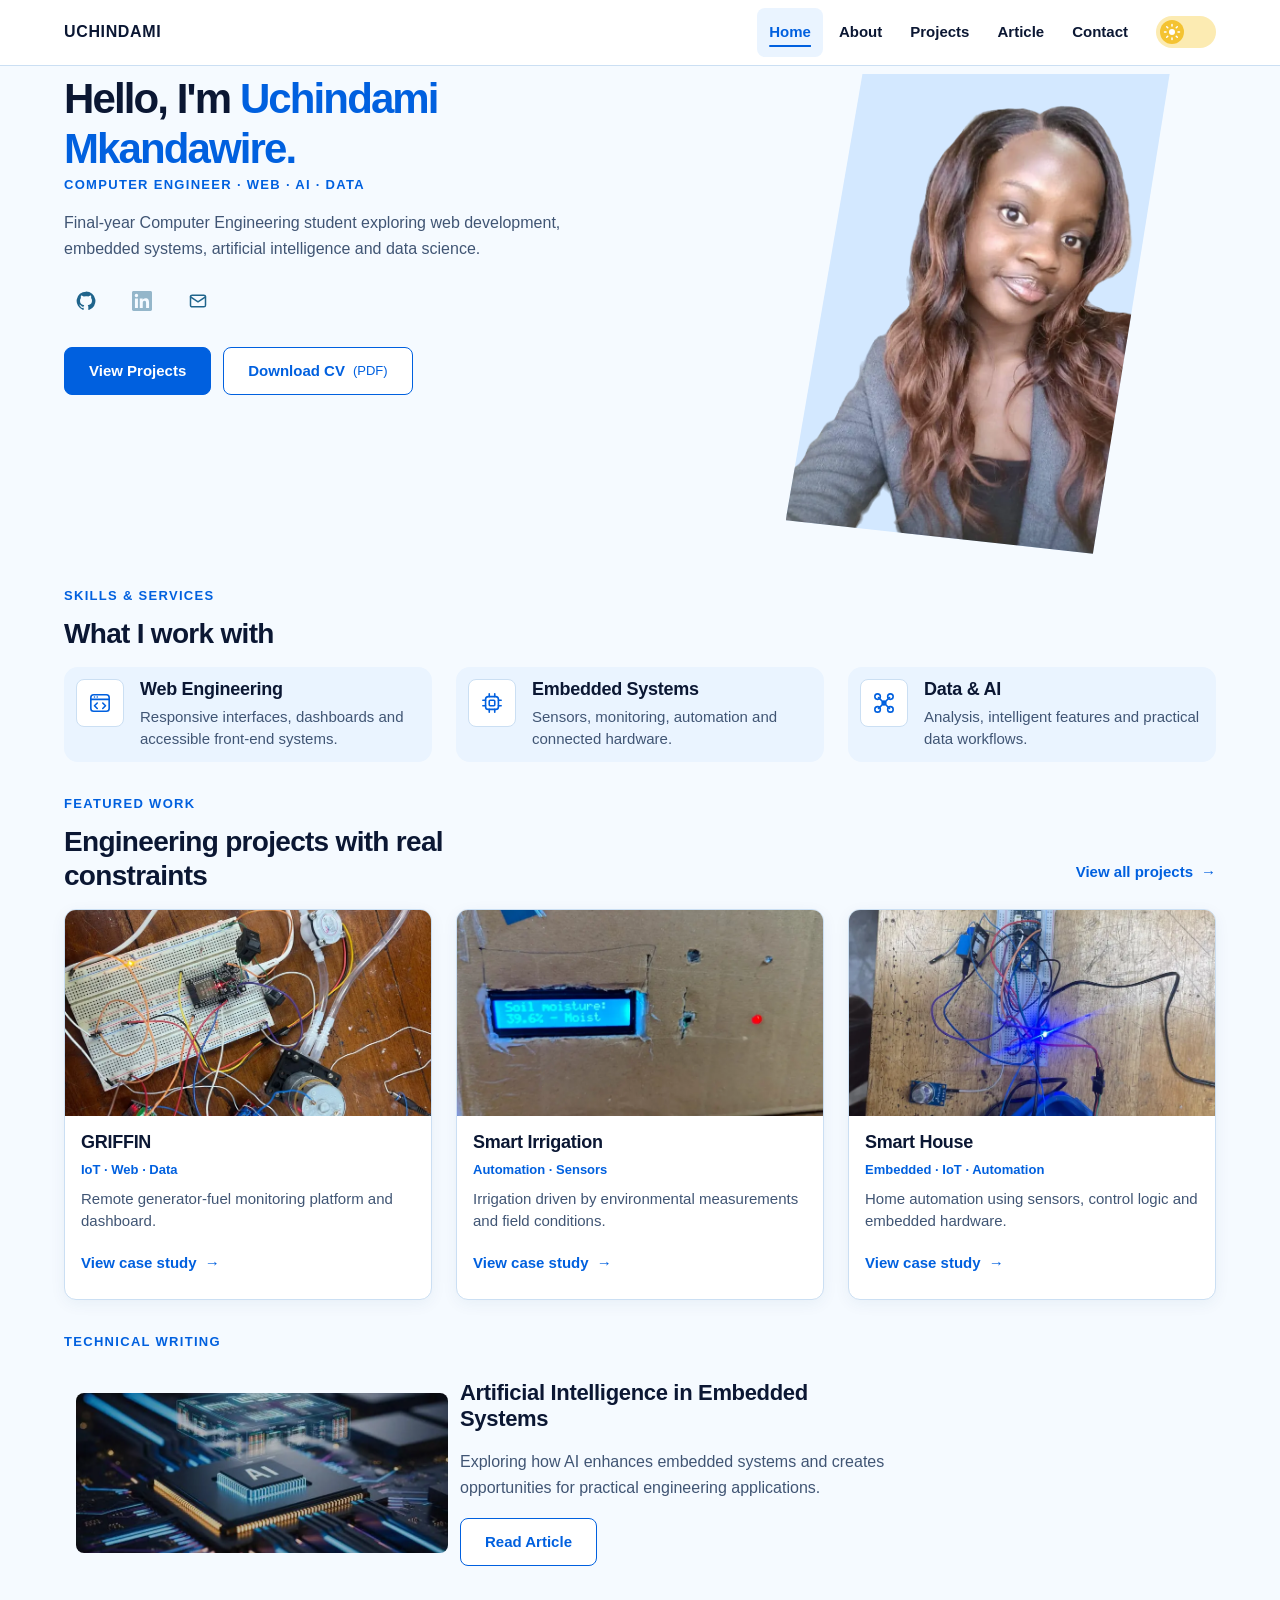
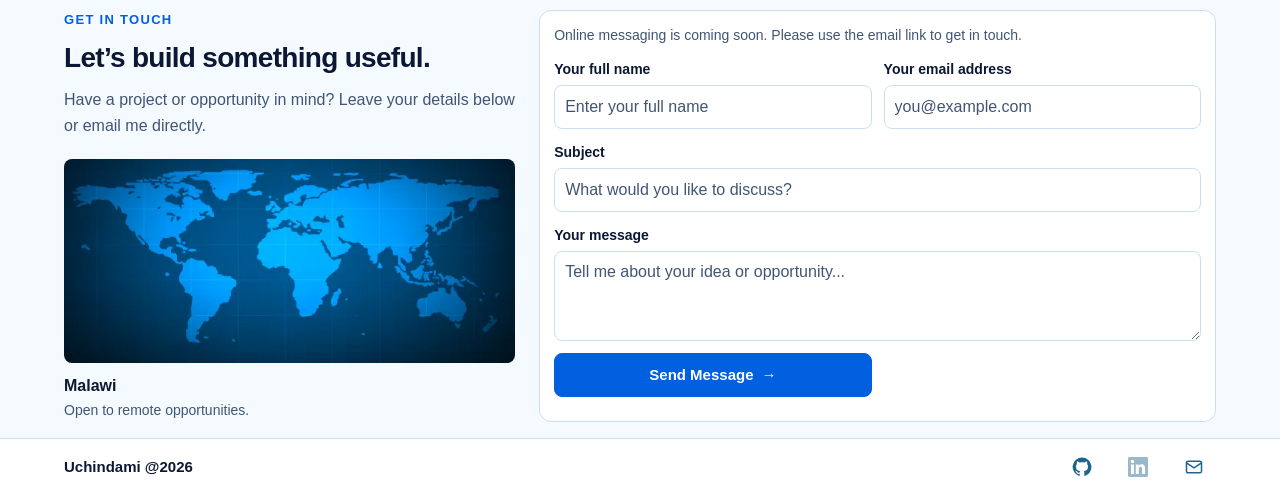
<file: index.html>
<!DOCTYPE html>
<html lang="en">
<head>
  <meta charset="UTF-8">
  <meta name="viewport" content="width=device-width, initial-scale=1.0">

  <meta
    name="description"
    content="Uchindami Mkandawire's Computer Engineering portfolio,
    featuring web development, embedded systems, and data projects."
  >

  <title>Home | Uchindami Mkandawire</title>

  <link rel="stylesheet" href="style.css">
  <script src="script.js" defer></script>
</head>

<body class="page-home">
  <a class="skip-link" href="#main-content">Skip to main content</a>

  <!-- Shared site header -->
  <header class="site-header">
    <div class="container header-inner">
      <a class="site-logo" href="index.html" aria-label="Uchindami — Home">
        UCHINDAMI
      </a>

      <!-- JavaScript will reveal and enable this on small screens. -->
      <button
        class="menu-toggle"
        type="button"
        aria-expanded="false"
        aria-controls="primary-navigation"
        hidden
      >
        Menu <span aria-hidden="true">☰</span>
      </button>

      <nav id="primary-navigation" class="site-nav" aria-label="Main navigation">
        <ul class="nav-list">
          <li><a href="index.html" aria-current="page">Home</a></li>
          <li><a href="about.html">About</a></li>
          <li><a href="projects.html">Projects</a></li>
          <li><a href="article.html">Article</a></li>
          <li><a href="#contact">Contact</a></li>
        </ul>
      </nav>

      <!-- JavaScript will enable this and restore the saved theme. -->
      <button
        class="theme-toggle"
        type="button"
        aria-label="Dark mode"
        aria-pressed="false"
        hidden
      >
        <span class="theme-toggle-thumb" aria-hidden="true">
          <svg
            class="theme-icon-sun"
            viewBox="0 0 24 24"
            fill="none"
          >
            <circle cx="12" cy="12" r="4" fill="currentColor" />
            <path
              d="M12 2v2m0 16v2M2 12h2m16 0h2
                 M4.93 4.93l1.42 1.42m11.3 11.3 1.42 1.42
                 M4.93 19.07l1.42-1.42m11.3-11.3 1.42-1.42"
              stroke="currentColor"
              stroke-width="2"
              stroke-linecap="round"
            />
          </svg>

          <svg
            class="theme-icon-moon"
            viewBox="0 0 24 24"
            fill="currentColor"
          >
            <path
              d="M20.9 13.2A9 9 0 0 1 10.8 3.1
                 9 9 0 1 0 20.9 13.2Z"
            />
          </svg>
        </span>
      </button>
    </div>
  </header>

  <main id="main-content">
    <!-- Introduction -->
    <section class="hero section" aria-labelledby="hero-heading">
      <div class="container hero-layout">
        <div class="hero-content">
         
          <h1 id="hero-heading">
            Hello, I'm <span>Uchindami Mkandawire.</span>
          </h1>

         <p class="eyebrow">Computer Engineer · Web · AI · Data</p>

          <p class="hero-description">
            Final-year Computer Engineering student exploring web
            development, embedded systems, artificial intelligence
            and data science.
          </p>

          <nav class="social-links" aria-label="Social and contact links">
            <a href="https://github.com/Jeshurun-coder" aria-label="GitHub profile">
              <img src="assets/icons/github.svg" alt="" width="20" height="20">
            </a>
            <span class="social-link-pending" role="img" aria-label="LinkedIn profile coming soon" title="LinkedIn profile coming soon">
              <img src="assets/icons/linkedin.svg" alt="" width="20" height="20">
            </span>
            <a href="mailto:uchixy2005@gmail.com" aria-label="Email Uchindami">
              <img src="assets/icons/email.svg" alt="" width="20" height="20">
            </a>
          </nav>

          <div class="hero-actions">
            <a class="button button-primary" href="projects.html">
              View Projects
            </a>

            <a
              class="button button-secondary"
              href="assets/documents/uchindami-mkandawire-cv.pdf"
              download
            >
              Download CV <span class="file-type">(PDF)</span>
            </a>
          </div>
        </div>

        <div class="hero-visual home-portrait-frame">
          <!-- Cut-out portrait contained inside the blue polygon. -->
          <img
            class="hero-image"
            src="assets/images/uchindami-portrait-clean.webp"
            alt="Uchindami Mkandawire"
            width="811"
            height="1080"
            fetchpriority="high"
          >
        </div>
      </div>
    </section>

    <!-- Skills overview -->
    <section class="skills section" aria-labelledby="skills-heading">
      <div class="container">
        <header class="section-heading">
          <p class="eyebrow">Skills &amp; Services</p>
          <h2 id="skills-heading">What I work with</h2>
        </header>

        <div class="skills-grid">
          <article class="skill-card">
            <span class="skill-icon" aria-hidden="true">
              <svg viewBox="0 0 24 24" fill="none" stroke="currentColor" stroke-width="1.75" stroke-linecap="round" stroke-linejoin="round" focusable="false">
                <rect x="2" y="3" width="20" height="18" rx="3"/><path d="M2 8h20M9 12l-3 3 3 3m6-6 3 3-3 3"/><path d="M6 5.5h.01M9 5.5h.01"/>
              </svg>
            </span>

            <div class="skill-content">
              <h3>Web Engineering</h3>
              <p>
                Responsive interfaces, dashboards and accessible
                front-end systems.
              </p>
            </div>
          </article>

          <article class="skill-card">
            <span class="skill-icon" aria-hidden="true">
              <svg viewBox="0 0 24 24" fill="none" stroke="currentColor" stroke-width="1.75" stroke-linecap="round" stroke-linejoin="round" focusable="false">
                <rect x="5" y="5" width="14" height="14" rx="3"/><rect x="9" y="9" width="6" height="6" rx="1"/><path d="M9 2v3m6-3v3M9 19v3m6-3v3M2 9h3m-3 6h3m14-6h3m-3 6h3"/>
              </svg>
            </span>

            <div class="skill-content">
              <h3>Embedded Systems</h3>
              <p>
                Sensors, monitoring, automation and connected hardware.
              </p>
            </div>
          </article>

          <article class="skill-card">
            <span class="skill-icon" aria-hidden="true">
              <svg viewBox="0 0 24 24" fill="none" stroke="currentColor" stroke-width="1.75" stroke-linecap="round" stroke-linejoin="round" focusable="false">
                <path d="m6 6 6 6m6-6-6 6m-6 6 6-6m6 6-6-6"/><circle cx="5" cy="5" r="3"/><circle cx="19" cy="5" r="3"/><circle cx="5" cy="19" r="3"/><circle cx="19" cy="19" r="3"/><circle cx="12" cy="12" r="2"/>
              </svg>
            </span>

            <div class="skill-content">
              <h3>Data &amp; AI</h3>
              <p>
                Analysis, intelligent features and practical data workflows.
              </p>
            </div>
          </article>
        </div>
      </div>
    </section>

    <!-- Featured projects -->
    <section class="featured-projects section" aria-labelledby="projects-heading">
      <div class="container">
        <header class="section-heading section-heading-row">
          <div>
            <p class="eyebrow">Featured Work</p>
            <h2 id="projects-heading">
              Engineering projects with real constraints
            </h2>
          </div>

          <a class="text-link" href="projects.html">
            View all projects <span aria-hidden="true">→</span>
          </a>
        </header>

        <div class="projects-grid">
          <article class="project-card">
            <img class="project-image" src="assets/images/griffin-iws.webp"
              alt="GRIFFIN prototype with a microcontroller, flow sensor, pump and tubing"
              width="800" height="1067" loading="lazy">
            <div class="project-content">
              <h3>GRIFFIN</h3>
              <p class="project-tags">IoT · Web · Data</p>
              <p>
                Remote generator-fuel monitoring platform and dashboard.
              </p>

              <a class="text-link" href="projects.html#griffin">
                View case study
                <span class="visually-hidden">: GRIFFIN</span>
                <span aria-hidden="true">→</span>
              </a>
            </div>
          </article>

          <article class="project-card">
            <img class="project-image" src="assets/images/irrigation.webp"
              alt="Smart irrigation prototype displaying a soil moisture reading" width="800" height="602" loading="lazy">
            <div class="project-content">
              <h3>Smart Irrigation</h3>
              <p class="project-tags">Automation · Sensors</p>
              <p>
                Irrigation driven by environmental measurements
                and field conditions.
              </p>

              <a class="text-link" href="projects.html#smart-irrigation">
                View case study
                <span class="visually-hidden">: Smart Irrigation</span>
                <span aria-hidden="true">→</span>
              </a>
            </div>
          </article>

          <article class="project-card">
            <img class="project-image" src="assets/images/smart-house-y.webp"
              alt="Smart house prototype with a microcontroller, sensors and connected wiring" width="800" height="1067" loading="lazy">
            <div class="project-content">
              <h3>Smart House</h3>
              <p class="project-tags">Embedded · IoT · Automation</p>
              <p>
                Home automation using sensors, control logic and
                embedded hardware.
              </p>

              <a class="text-link" href="projects.html#smart-house">
                View case study
                <span class="visually-hidden">: Smart House</span>
                <span aria-hidden="true">→</span>
              </a>
            </div>
          </article>
        </div>
      </div>
    </section>

    <!-- Technical article preview -->
    <section class="technical-writing section" aria-labelledby="writing-heading">
      <div class="container">
        <header class="section-heading">
          <h2 id="writing-heading" class="eyebrow">Technical Writing</h2>
        </header>

        <article class="article-preview">
          <img
            class="article-image"
            src="assets/images/ai.webp"
            alt="AI processor on a blue circuit board"
            width="764"
            height="401"
            loading="lazy"
          >

          <div class="article-content">
            <h3>
              Artificial Intelligence in Embedded Systems
            </h3>

            <p>
              Exploring how AI enhances embedded systems and creates
              opportunities for practical engineering applications.
            </p>

            <a class="button button-secondary" href="article.html">
              Read Article
            </a>
          </div>
        </article>
      </div>
    </section>

    <!-- Contact -->
    <section id="contact" class="home-contact section" aria-labelledby="contact-heading">
      <div class="container home-contact-layout">
        <div class="contact-overview">
        <header class="contact-intro">
          <p class="eyebrow">Get in Touch</p>
          <h2 id="contact-heading">Let’s build something useful.</h2>
          <p>Have a project or opportunity in mind? Leave your details below or email me directly.</p>
        </header>
        <figure class="contact-location">
          <img src="assets/images/world.webp" alt="World map" width="595" height="268" loading="lazy">
          <figcaption><strong>Malawi</strong><span>Open to remote opportunities.</span></figcaption>
        </figure>
        </div>
        <div class="contact-form-panel">
          <p id="contact-form-note" class="form-note">Online messaging is coming soon. Please use the email link to get in touch.</p>
          <form
            id="contact-form"
            class="contact-form"
            method="post"
            aria-describedby="contact-form-note"
          >
            <fieldset class="contact-form-fields" disabled>
              <legend class="visually-hidden">Your message details</legend>

              <div class="form-group">
                <label for="contact-name">Your full name</label>
                <input
                  id="contact-name"
                  name="name"
                  type="text"
                  autocomplete="name"
                  placeholder="Enter your full name"
                  maxlength="120"
                  required
                >
              </div>

              <div class="form-group">
                <label for="contact-email">Your email address</label>
                <input
                  id="contact-email"
                  name="email"
                  type="email"
                  autocomplete="email"
                  placeholder="you@example.com"
                  maxlength="254"
                  required
                >
              </div>

              <div class="form-group">
                <label for="contact-subject">Subject</label>
                <input
                  id="contact-subject"
                  name="subject"
                  type="text"
                  placeholder="What would you like to discuss?"
                  maxlength="200"
                  required
                >
              </div>

              <div class="form-group">
                <label for="contact-message">Your message</label>
                <textarea
                  id="contact-message"
                  name="message"
                  rows="3"
                  placeholder="Tell me about your idea or opportunity..."
                  maxlength="5000"
                  required
                ></textarea>
              </div>

              <button class="button button-primary" type="submit">
                Send Message <span aria-hidden="true">→</span>
              </button>
            </fieldset>

            <p
              id="contact-form-status"
              class="form-status"
              role="status"
              aria-atomic="true"
            ></p>
          </form>
        </div>

      </div>
    </section>
  </main>

  <!-- Shared site footer -->
  <footer class="site-footer">
    <div class="container footer-inner">
      <div class="footer-identity">
        <p class="footer-name">Uchindami @2026</p>
      </div>

      <nav class="social-links" aria-label="Footer social and contact links">
            <a href="https://github.com/Jeshurun-coder" aria-label="GitHub profile">
              <img src="assets/icons/github.svg" alt="" width="20" height="20">
            </a>
            <span class="social-link-pending" role="img" aria-label="LinkedIn profile coming soon" title="LinkedIn profile coming soon">
              <img src="assets/icons/linkedin.svg" alt="" width="20" height="20">
            </span>
            <a href="mailto:uchixy2005@gmail.com" aria-label="Email Uchindami">
              <img src="assets/icons/email.svg" alt="" width="20" height="20">
            </a>
          </nav>
    </div>
  </footer>
</body>
</html>
</file>
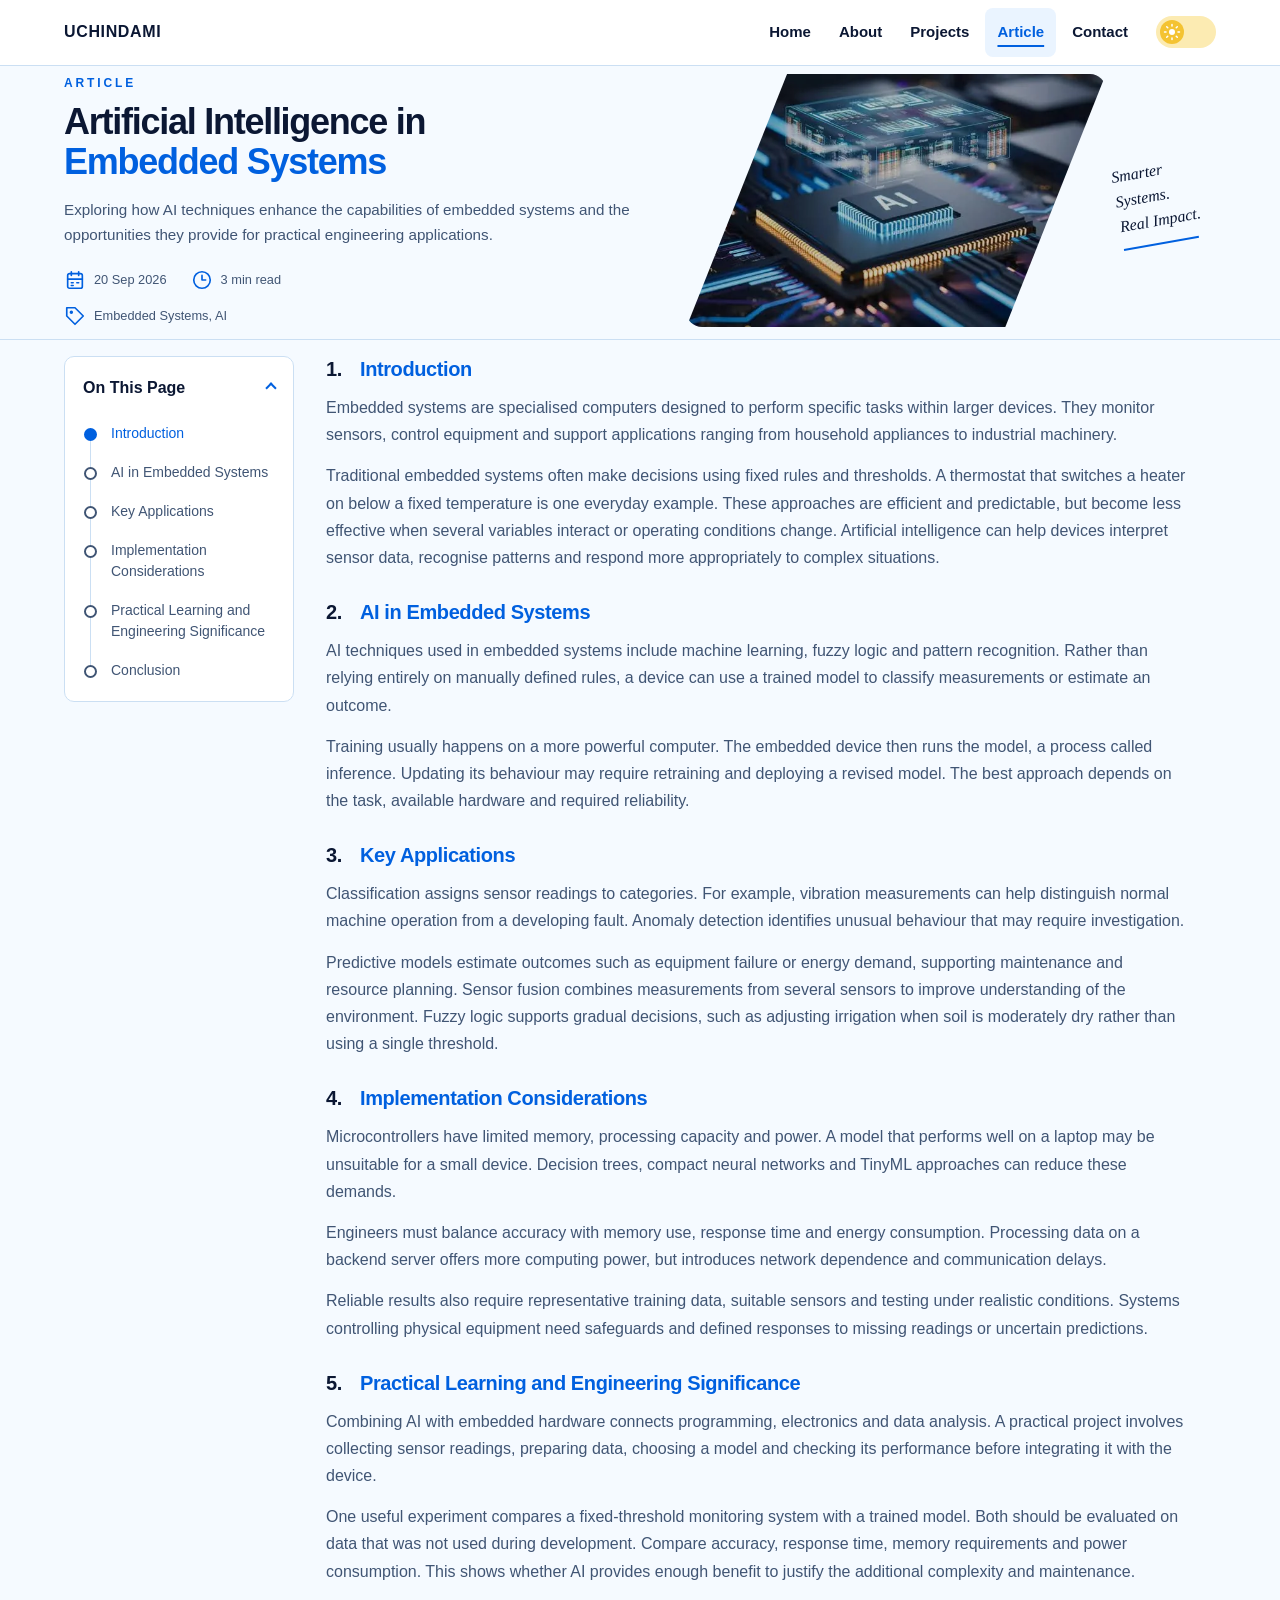
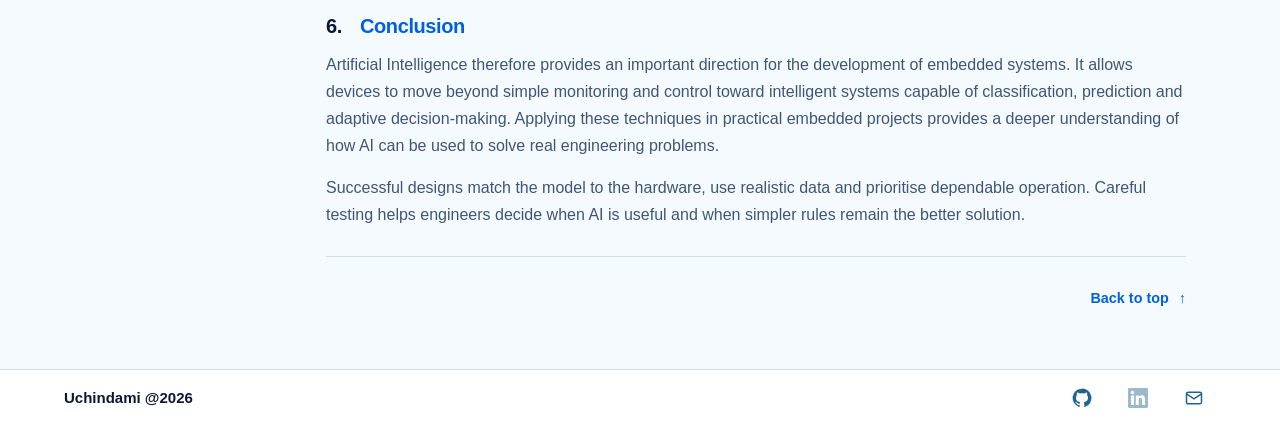
<file: article.html>
<!DOCTYPE html>
<html lang="en">
<head>
  <meta charset="UTF-8">
  <meta name="viewport" content="width=device-width, initial-scale=1.0">

  <meta
    name="description"
    content="Explore how artificial intelligence enhances embedded systems,
    including key applications, implementation challenges and practical learning."
  >

  <title>AI in Embedded Systems | Uchindami Mkandawire</title>

  <link rel="stylesheet" href="style.css">
  <script src="script.js" defer></script>
</head>

<body class="page-article">
  <a class="skip-link" href="#main-content">Skip to main content</a>

  <!-- Shared site header -->
  <header class="site-header">
    <div class="container header-inner">
      <a
        class="site-logo"
        href="index.html"
        aria-label="Uchindami — Home"
      >
        UCHINDAMI
      </a>

      <button
        class="menu-toggle"
        type="button"
        aria-expanded="false"
        aria-controls="primary-navigation"
        hidden
      >
        Menu <span aria-hidden="true">☰</span>
      </button>

      <nav
        id="primary-navigation"
        class="site-nav"
        aria-label="Main navigation"
      >
        <ul class="nav-list">
          <li><a href="index.html">Home</a></li>
          <li><a href="about.html">About</a></li>
          <li><a href="projects.html">Projects</a></li>
          <li><a href="article.html" aria-current="page">Article</a></li>
          <li><a href="index.html#contact">Contact</a></li>
        </ul>
      </nav>

      <button
        class="theme-toggle"
        type="button"
        aria-label="Dark mode"
        aria-pressed="false"
        hidden
      >
        <span class="theme-toggle-thumb" aria-hidden="true">
          <svg class="theme-icon-sun" viewBox="0 0 24 24" fill="none">
            <circle cx="12" cy="12" r="4" fill="currentColor"></circle>
            <path
              d="M12 2v2m0 16v2M2 12h2m16 0h2
                 M4.93 4.93l1.42 1.42m11.3 11.3 1.42 1.42
                 M4.93 19.07l1.42-1.42m11.3-11.3 1.42-1.42"
              stroke="currentColor"
              stroke-width="2"
              stroke-linecap="round"
            ></path>
          </svg>

          <svg
            class="theme-icon-moon"
            viewBox="0 0 24 24"
            fill="currentColor"
          >
            <path
              d="M20.9 13.2A9 9 0 0 1 10.8 3.1
                 9 9 0 1 0 20.9 13.2Z"
            ></path>
          </svg>
        </span>
      </button>
    </div>
  </header>

  <main id="main-content">
    <article class="technical-article" aria-labelledby="article-title">

      <!-- Article introduction -->
      <header class="article-hero section">
        <div class="container article-hero-layout">
          <div class="article-hero-content">
            <p class="eyebrow">Article</p>

            <h1 id="article-title">
              Artificial Intelligence in
              <span class="text-accent">Embedded Systems</span>
            </h1>

            <p class="article-summary">
              Exploring how AI techniques enhance the capabilities of
              embedded systems and the opportunities they provide for
              practical engineering applications.
            </p>

            <ul class="article-meta" aria-label="Article information">
              <li>
                <svg
                  width="22"
                  height="22"
                  viewBox="0 0 24 24"
                  fill="none"
                  stroke="currentColor"
                  stroke-width="1.8"
                  stroke-linecap="round"
                  stroke-linejoin="round"
                  aria-hidden="true"
                >
                  <rect x="4" y="5" width="16" height="16" rx="2"></rect>
                  <path d="M16 3v4M8 3v4M4 11h16M8 15h2M14 15h2M8 18h2"></path>
                </svg>
                <time datetime="2026-09-20">20 Sep 2026</time>
              </li>

              <li>
                <svg
                  width="22"
                  height="22"
                  viewBox="0 0 24 24"
                  fill="none"
                  stroke="currentColor"
                  stroke-width="1.8"
                  stroke-linecap="round"
                  stroke-linejoin="round"
                  aria-hidden="true"
                >
                  <path d="M3 3h9l9 9-9 9-9-9V3Z"></path>
                  <circle cx="8" cy="8" r="1"></circle>
                </svg>
                <span>Embedded Systems, AI</span>
              </li>

              <li>
                <svg
                  width="22"
                  height="22"
                  viewBox="0 0 24 24"
                  fill="none"
                  stroke="currentColor"
                  stroke-width="1.8"
                  stroke-linecap="round"
                  stroke-linejoin="round"
                  aria-hidden="true"
                >
                  <circle cx="12" cy="12" r="9"></circle>
                  <path d="M12 7v5h4"></path>
                </svg>
                <span>3 min read</span>
              </li>
            </ul>
          </div>

          <figure class="article-hero-visual">
            <div class="article-hero-image-frame">
            <img
              class="article-hero-image"
              src="assets/images/ai.webp"
              alt="Illustration of an AI processor on a blue circuit board"
              width="764"
              height="401"
              fetchpriority="high"
            >
            </div>
            <figcaption class="article-visual-caption">
              Smarter Systems.<br>
              Real Impact.
            </figcaption>
          </figure>
        </div>
      </header>

      <div class="container article-layout">

        <!-- Table of contents; collapsible without JavaScript -->
        <aside class="article-sidebar" aria-label="Article contents">
          <details class="article-toc" open>
            <summary>On This Page</summary>

            <nav aria-label="On this page">
              <ol class="article-toc-list">
                <li><a href="#introduction">Introduction</a></li>
                <li>
                  <a href="#ai-in-embedded-systems">
                    AI in Embedded Systems
                  </a>
                </li>
                <li><a href="#key-applications">Key Applications</a></li>
                <li>
                  <a href="#implementation-considerations">
                    Implementation Considerations
                  </a>
                </li>
                <li>
                  <a href="#practical-learning">
                    Practical Learning and Engineering Significance
                  </a>
                </li>
                <li><a href="#conclusion">Conclusion</a></li>
              </ol>
            </nav>
          </details>
        </aside>

        <!-- Article body -->
        <div class="article-body">
          <section
            id="introduction"
            class="article-section"
            aria-labelledby="introduction-heading"
          >
            <h2 id="introduction-heading">
              <span class="article-section-number">1.</span>
              Introduction
            </h2>

            <p>
              Embedded systems are specialised computers designed to perform specific tasks within larger devices. They monitor sensors, control equipment and support applications ranging from household appliances to industrial machinery.
            </p>

            <p>
              Traditional embedded systems often make decisions using fixed rules and thresholds. A thermostat that switches a heater on below a fixed temperature is one everyday example. These approaches are efficient and predictable, but become less effective when several variables interact or operating conditions change. Artificial intelligence can help devices interpret sensor data, recognise patterns and respond more appropriately to complex situations.
            </p>
          </section>

          <section
            id="ai-in-embedded-systems"
            class="article-section"
            aria-labelledby="embedded-ai-heading"
          >
            <h2 id="embedded-ai-heading">
              <span class="article-section-number">2.</span>
              AI in Embedded Systems
            </h2>

            <p>
              AI techniques used in embedded systems include machine learning, fuzzy logic and pattern recognition. Rather than relying entirely on manually defined rules, a device can use a trained model to classify measurements or estimate an outcome.
            </p>

            <p>
              Training usually happens on a more powerful computer. The embedded device then runs the model, a process called inference. Updating its behaviour may require retraining and deploying a revised model. The best approach depends on the task, available hardware and required reliability.
            </p>
          </section>

          <section
            id="key-applications"
            class="article-section"
            aria-labelledby="applications-heading"
          >
            <h2 id="applications-heading">
              <span class="article-section-number">3.</span>
              Key Applications
            </h2>

            <p>
              Classification assigns sensor readings to categories. For example, vibration measurements can help distinguish normal machine operation from a developing fault. Anomaly detection identifies unusual behaviour that may require investigation.
            </p>

            <p>
              Predictive models estimate outcomes such as equipment failure or energy demand, supporting maintenance and resource planning. Sensor fusion combines measurements from several sensors to improve understanding of the environment. Fuzzy logic supports gradual decisions, such as adjusting irrigation when soil is moderately dry rather than using a single threshold.
            </p>
          </section>

          <section
            id="implementation-considerations"
            class="article-section"
            aria-labelledby="implementation-heading"
          >
            <h2 id="implementation-heading">
              <span class="article-section-number">4.</span>
              Implementation Considerations
            </h2>

            <p>
              Microcontrollers have limited memory, processing capacity and power. A model that performs well on a laptop may be unsuitable for a small device. Decision trees, compact neural networks and TinyML approaches can reduce these demands.
            </p>

            <p>
              Engineers must balance accuracy with memory use, response time and energy consumption. Processing data on a backend server offers more computing power, but introduces network dependence and communication delays.
            </p>

            <p>
              Reliable results also require representative training data, suitable sensors and testing under realistic conditions. Systems controlling physical equipment need safeguards and defined responses to missing readings or uncertain predictions.
            </p>
          </section>

          <section
            id="practical-learning"
            class="article-section"
            aria-labelledby="learning-heading"
          >
            <h2 id="learning-heading">
              <span class="article-section-number">5.</span>
              Practical Learning and Engineering Significance
            </h2>

            <p>
              Combining AI with embedded hardware connects programming, electronics and data analysis. A practical project involves collecting sensor readings, preparing data, choosing a model and checking its performance before integrating it with the device.
            </p>

            <p>
              One useful experiment compares a fixed-threshold monitoring system with a trained model. Both should be evaluated on data that was not used during development. Compare accuracy, response time, memory requirements and power consumption. This shows whether AI provides enough benefit to justify the additional complexity and maintenance.
            </p>
          </section>

          <section
            id="conclusion"
            class="article-section"
            aria-labelledby="conclusion-heading"
          >
            <h2 id="conclusion-heading">
              <span class="article-section-number">6.</span>
              Conclusion
            </h2>

            <p>
              Artificial Intelligence therefore provides an important direction for the development of embedded systems. It allows devices to move beyond simple monitoring and control toward intelligent systems capable of classification, prediction and adaptive decision-making. Applying these techniques in practical embedded projects provides a deeper understanding of how AI can be used to solve real engineering problems.
            </p>

            <p>
              Successful designs match the model to the hardware, use realistic data and prioritise dependable operation. Careful testing helps engineers decide when AI is useful and when simpler rules remain the better solution.
            </p>
          </section>

          <div class="article-end">
            <a class="text-link" href="#article-title">
              Back to top <span aria-hidden="true">↑</span>
            </a>
          </div>
        </div>
      </div>
    </article>
  </main>

  <!-- Shared site footer -->
  <footer class="site-footer">
    <div class="container footer-inner">
      <div class="footer-identity">
        <p class="footer-name">Uchindami @2026</p>
      </div>

      <nav class="social-links" aria-label="Footer social and contact links">
            <a href="https://github.com/Jeshurun-coder" aria-label="GitHub profile">
              <img src="assets/icons/github.svg" alt="" width="20" height="20">
            </a>
            <span class="social-link-pending" role="img" aria-label="LinkedIn profile coming soon" title="LinkedIn profile coming soon">
              <img src="assets/icons/linkedin.svg" alt="" width="20" height="20">
            </span>
            <a href="mailto:uchixy2005@gmail.com" aria-label="Email Uchindami">
              <img src="assets/icons/email.svg" alt="" width="20" height="20">
            </a>
          </nav>
    </div>
  </footer>
</body>
</html>
</file>
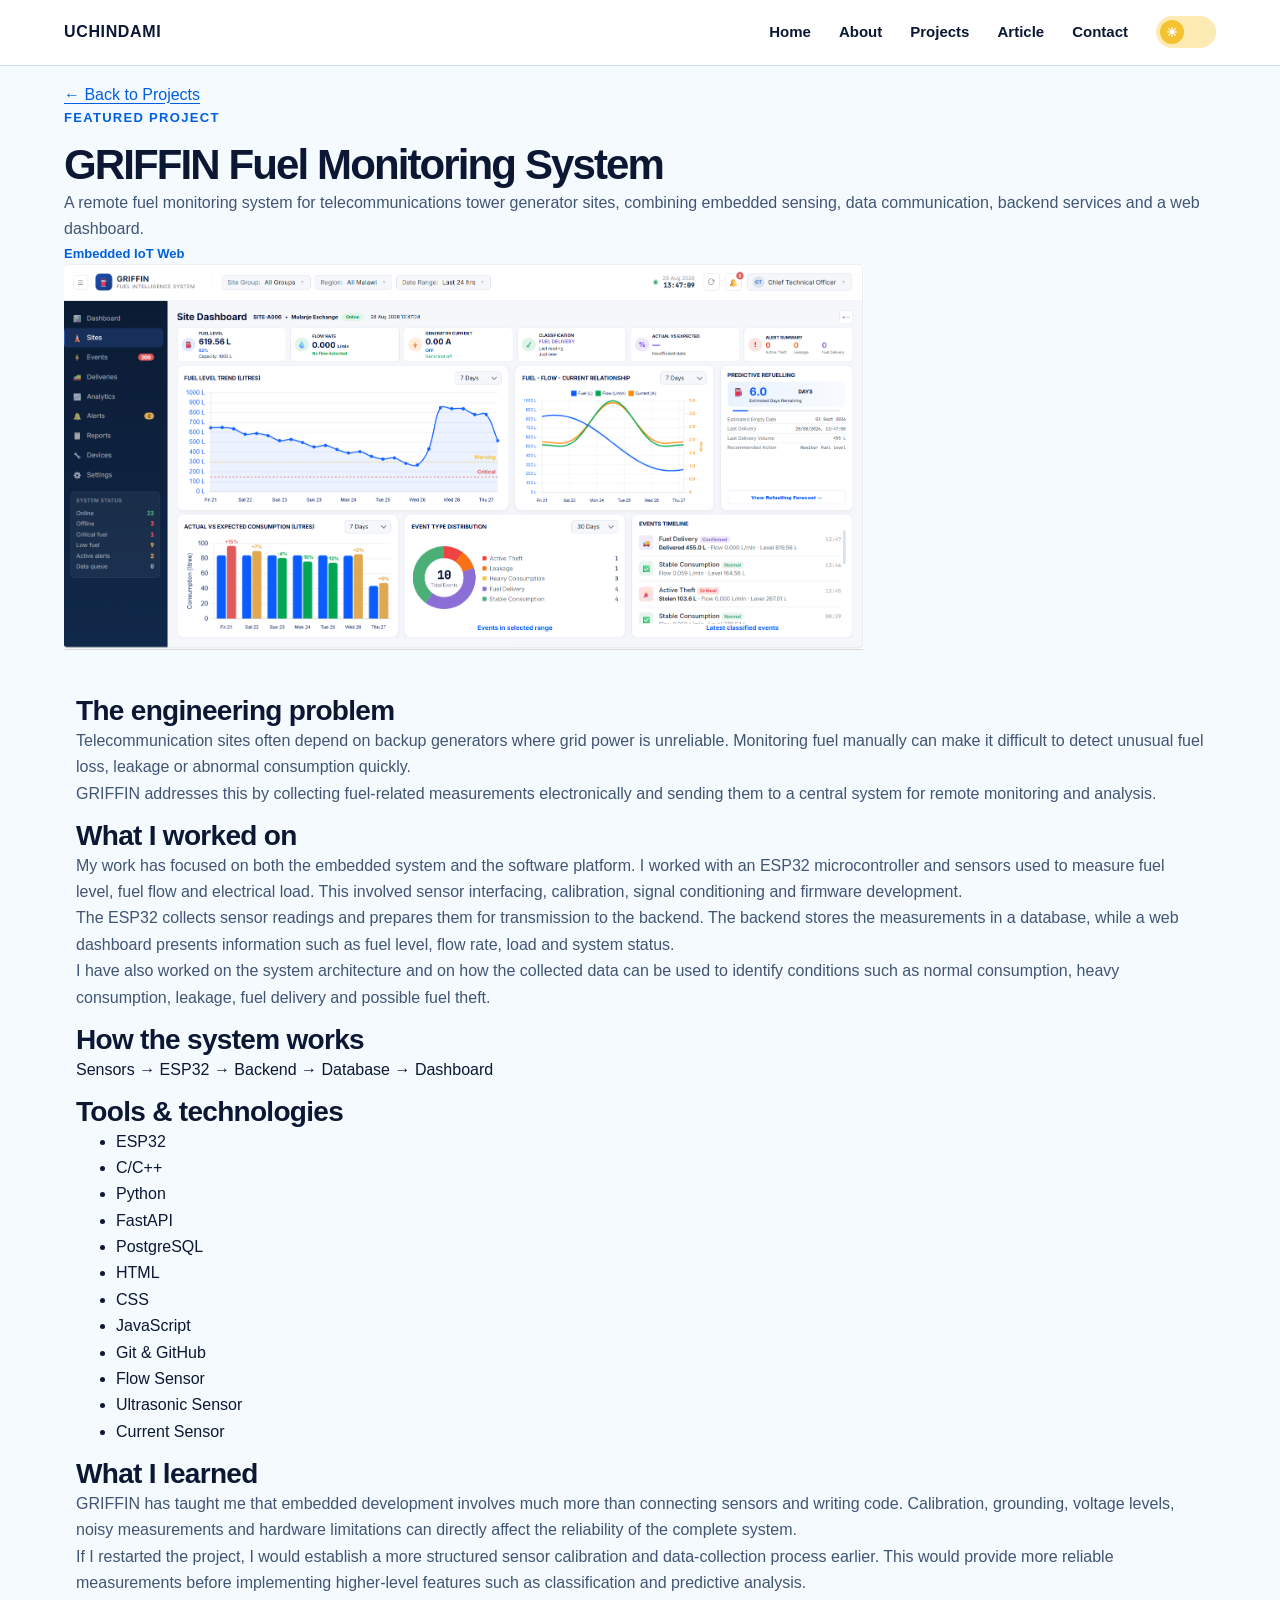
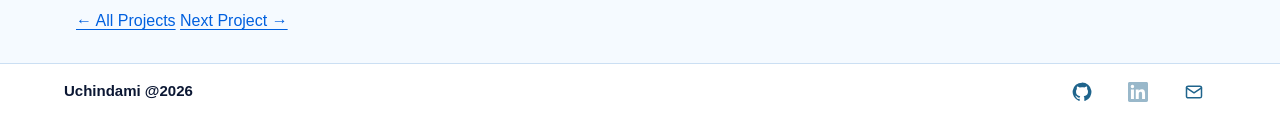
<file: griffin.html>
<!DOCTYPE html>
<html lang="en">
<head>
  <meta charset="UTF-8">
  <meta name="viewport" content="width=device-width, initial-scale=1.0">

  <meta
    name="description"
    content="GRIFFIN is a remote fuel monitoring system developed for telecommunications tower generator sites."
  >

  <title>GRIFFIN | Uchindami Mkandawire</title>

  <link rel="stylesheet" href="style.css">
  <script src="script.js" defer></script>
</head>

<body class="page-project">
  <a class="skip-link" href="#main-content">Skip to main content</a>

  <!-- Header -->
  <header class="site-header">
    <div class="container header-inner">

      <a
        class="site-logo"
        href="index.html"
        aria-label="Uchindami — Home"
      >
        UCHINDAMI
      </a>

      <button
        class="menu-toggle"
        type="button"
        aria-expanded="false"
        aria-controls="primary-navigation"
        hidden
      >
        Menu <span aria-hidden="true">☰</span>
      </button>

      <nav
        id="primary-navigation"
        class="site-nav"
        aria-label="Main navigation"
      >
        <ul class="nav-list">
          <li><a href="index.html">Home</a></li>
          <li><a href="about.html">About</a></li>
          <li><a href="projects.html" aria-current="location">Projects</a></li>
          <li><a href="article.html">Article</a></li>
          <li><a href="index.html#contact">Contact</a></li>
        </ul>
      </nav>

      <button
        class="theme-toggle"
        type="button"
        aria-label="Dark mode"
        aria-pressed="false"
        hidden
      >
        <span class="theme-toggle-thumb" aria-hidden="true">
          ☀
        </span>
      </button>

    </div>
  </header>


  <main id="main-content">

    <!-- Project Hero -->
    <section class="project-hero section">
      <div class="container project-hero-layout">

        <div class="project-hero-content">
          <a class="project-back-link" href="projects.html">
            ← Back to Projects
          </a>

          <p class="eyebrow">Featured Project</p>

          <h1>
            GRIFFIN
            <span class="text-accent">Fuel Monitoring System</span>
          </h1>

          <p class="project-intro">
            A remote fuel monitoring system for telecommunications tower
            generator sites, combining embedded sensing, data communication,
            backend services and a web dashboard.
          </p>

          <div class="project-tags">
            <span>Embedded</span>
            <span>IoT</span>
            <span>Web</span>
          </div>
        </div>

        <figure class="project-hero-visual">
          <img
            src="assets/images/griffin.dash.webp"
            alt="GRIFFIN fuel monitoring dashboard"
            width="800"
            height="520"
          >
        </figure>

      </div>
    </section>


    <!-- Project Details -->
    <div class="project-details section">
      <div class="container project-content">

        <!-- Problem -->
        <section class="project-section">
          <h2>The engineering problem</h2>

          <p>
            Telecommunication sites often depend on backup generators where
            grid power is unreliable. Monitoring fuel manually can make it
            difficult to detect unusual fuel loss, leakage or abnormal
            consumption quickly.
          </p>

          <p>
            GRIFFIN addresses this by collecting fuel-related measurements
            electronically and sending them to a central system for remote
            monitoring and analysis.
          </p>
        </section>


        <!-- Contribution -->
        <section class="project-section">
          <h2>What I worked on</h2>

          <p>
            My work has focused on both the embedded system and the software
            platform. I worked with an ESP32 microcontroller and sensors used
            to measure fuel level, fuel flow and electrical load. This involved
            sensor interfacing, calibration, signal conditioning and firmware
            development.
          </p>

          <p>
            The ESP32 collects sensor readings and prepares them for
            transmission to the backend. The backend stores the measurements
            in a database, while a web dashboard presents information such as
            fuel level, flow rate, load and system status.
          </p>

          <p>
            I have also worked on the system architecture and on how the
            collected data can be used to identify conditions such as normal
            consumption, heavy consumption, leakage, fuel delivery and
            possible fuel theft.
          </p>
        </section>


        <!-- Architecture -->
        <section class="project-section project-architecture">
          <h2>How the system works</h2>

          <div
            class="architecture-flow" role="img"
            aria-label="Sensors to ESP32 to backend to database to dashboard"
          >
            <span>Sensors</span>
            <span class="flow-arrow" aria-hidden="true">→</span>
            <span>ESP32</span>
            <span class="flow-arrow" aria-hidden="true">→</span>
            <span>Backend</span>
            <span class="flow-arrow" aria-hidden="true">→</span>
            <span>Database</span>
            <span class="flow-arrow" aria-hidden="true">→</span>
            <span>Dashboard</span>
          </div>
        </section>


        <!-- Tools -->
        <section class="project-section">
          <h2>Tools & technologies</h2>

          <ul class="project-tool-list">
            <li>ESP32</li>
            <li>C/C++</li>
            <li>Python</li>
            <li>FastAPI</li>
            <li>PostgreSQL</li>
            <li>HTML</li>
            <li>CSS</li>
            <li>JavaScript</li>
            <li>Git & GitHub</li>
            <li>Flow Sensor</li>
            <li>Ultrasonic Sensor</li>
            <li>Current Sensor</li>
          </ul>
        </section>


        <!-- Reflection -->
        <section class="project-section project-reflection">
          <h2>What I learned</h2>

          <p>
            GRIFFIN has taught me that embedded development involves much more
            than connecting sensors and writing code. Calibration, grounding,
            voltage levels, noisy measurements and hardware limitations can
            directly affect the reliability of the complete system.
          </p>

          <p>
            If I restarted the project, I would establish a more structured
            sensor calibration and data-collection process earlier. This would
            provide more reliable measurements before implementing higher-level
            features such as classification and predictive analysis.
          </p>
        </section>


        <!-- Navigation -->
        <div class="project-page-nav">
          <a href="projects.html">← All Projects</a>
          <a href="networking.html">Next Project →</a>
        </div>

      </div>
    </div>

  </main>


  <!-- Footer -->
  <footer class="site-footer">
    <div class="container footer-inner">

      <div class="footer-identity">
        <p class="footer-name">Uchindami @2026</p>
      </div>

      <nav
        class="social-links"
        aria-label="Footer social and contact links"
      >
        <a
          href="https://github.com/Jeshurun-coder"
          aria-label="GitHub profile"
        >
          <img
            src="assets/icons/github.svg"
            alt=""
            width="20"
            height="20"
          >
        </a>

        <span
          class="social-link-pending"
          role="img"
          aria-label="LinkedIn profile coming soon"
        >
          <img
            src="assets/icons/linkedin.svg"
            alt=""
            width="20"
            height="20"
          >
        </span>

        <a
          href="mailto:uchixy2005@gmail.com"
          aria-label="Email Uchindami"
        >
          <img
            src="assets/icons/email.svg"
            alt=""
            width="20"
            height="20"
          >
        </a>
      </nav>

    </div>
  </footer>

</body>
</html>
</file>
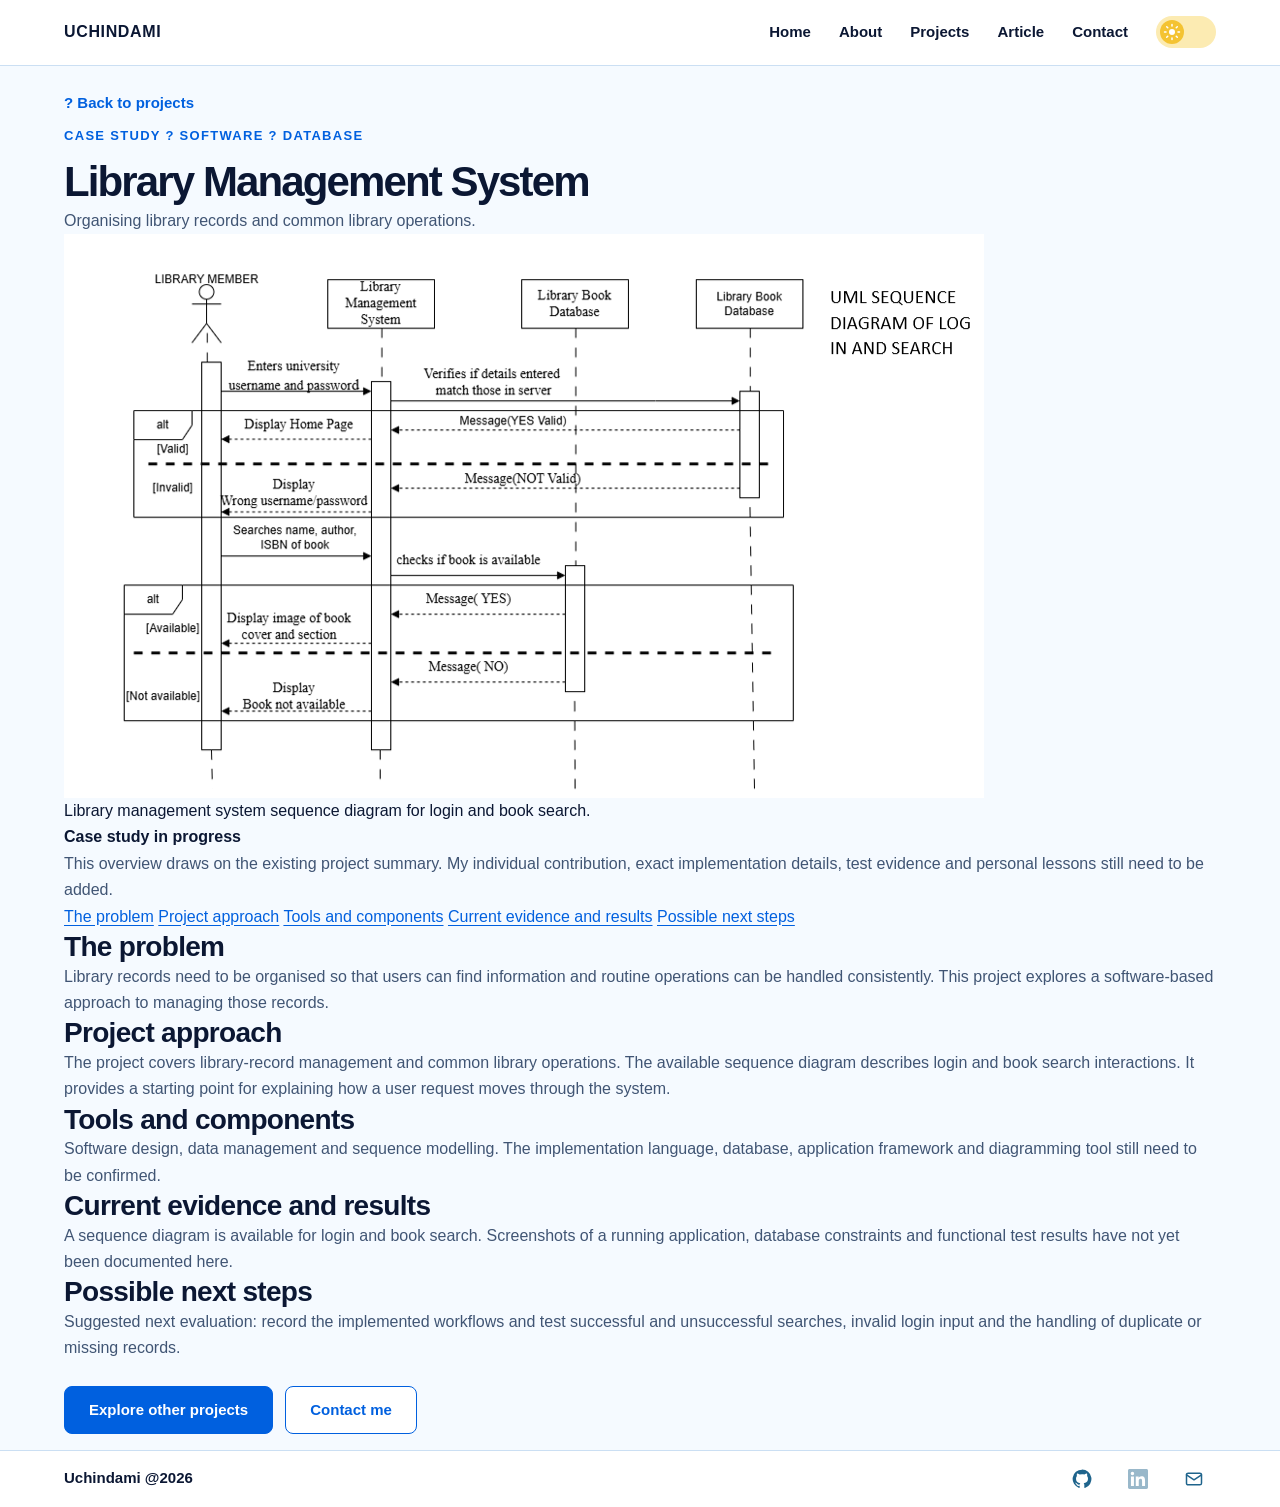
<file: library-management.html>
<!DOCTYPE html>
<html lang="en">
<head>
  <meta charset="UTF-8">
  <meta name="viewport" content="width=device-width, initial-scale=1.0">
  <meta name="description" content="Organising library records and common library operations. Explore the project approach, tools and current evidence.">
  <title>Library Management System | Uchindami Mkandawire</title>
  <link rel="stylesheet" href="style.css">
  <script src="script.js" defer></script>
</head>
<body class="page-case-study">
  <a class="skip-link" href="#main-content">Skip to main content</a>
  <header class="site-header">
    <div class="container header-inner">
      <a class="site-logo" href="index.html" aria-label="Uchindami — Home">
        UCHINDAMI
      </a>

      <button
        class="menu-toggle"
        type="button"
        aria-expanded="false"
        aria-controls="primary-navigation"
        hidden
      >
        Menu <span aria-hidden="true">☰</span>
      </button>

      <nav id="primary-navigation" class="site-nav" aria-label="Main navigation">
        <ul class="nav-list">
          <li><a href="index.html">Home</a></li>
          <li><a href="about.html">About</a></li>
          <li><a href="projects.html" aria-current="location">Projects</a></li>
          <li><a href="article.html">Article</a></li>
          <li><a href="index.html#contact">Contact</a></li>
        </ul>
      </nav>

      <button
        class="theme-toggle"
        type="button"
        aria-label="Dark mode"
        aria-pressed="false"
        hidden
      >
        <span class="theme-toggle-thumb" aria-hidden="true">
          <svg
            class="theme-icon-sun"
            viewBox="0 0 24 24"
            fill="none"
          >
            <circle cx="12" cy="12" r="4" fill="currentColor" />
            <path
              d="M12 2v2m0 16v2M2 12h2m16 0h2
                 M4.93 4.93l1.42 1.42m11.3 11.3 1.42 1.42
                 M4.93 19.07l1.42-1.42m11.3-11.3 1.42-1.42"
              stroke="currentColor"
              stroke-width="2"
              stroke-linecap="round"
            />
          </svg>

          <svg
            class="theme-icon-moon"
            viewBox="0 0 24 24"
            fill="currentColor"
          >
            <path
              d="M20.9 13.2A9 9 0 0 1 10.8 3.1
                 9 9 0 1 0 20.9 13.2Z"
            />
          </svg>
        </span>
      </button>

    </div>
  </header>
  <main id="main-content" class="section">
    <article class="container case-study" aria-labelledby="case-title">
      <a class="text-link" href="projects.html#library-management">? Back to projects</a>
      <header class="case-heading">
        <p class="eyebrow">Case study ? Software ? Database</p>
        <h1 id="case-title">Library Management System</h1>
        <p class="case-summary">Organising library records and common library operations.</p>
      </header>
      <figure class="case-figure">
        <img src="assets/images/library.png" alt="Library management system sequence diagram for login and book search">
        <figcaption>Library management system sequence diagram for login and book search.</figcaption>
      </figure>
      <aside class="case-note" aria-label="Documentation status">
        <strong>Case study in progress</strong>
        <p>This overview draws on the existing project summary. My individual contribution, exact implementation details, test evidence and personal lessons still need to be added.</p>
      </aside>
      <nav class="case-contents" aria-label="Case study contents">
        <a href="#problem">The problem</a>
        <a href="#approach">Project approach</a>
        <a href="#tools">Tools and components</a>
        <a href="#results">Current evidence and results</a>
        <a href="#next">Possible next steps</a>
      </nav>
      <section id="problem" class="case-section" aria-labelledby="problem-heading">
        <h2 id="problem-heading">The problem</h2>
        <p>Library records need to be organised so that users can find information and routine operations can be handled consistently. This project explores a software-based approach to managing those records.</p>
      </section>
      <section id="approach" class="case-section" aria-labelledby="approach-heading">
        <h2 id="approach-heading">Project approach</h2>
        <p>The project covers library-record management and common library operations. The available sequence diagram describes login and book search interactions. It provides a starting point for explaining how a user request moves through the system.</p>
      </section>
      <section id="tools" class="case-section" aria-labelledby="tools-heading">
        <h2 id="tools-heading">Tools and components</h2>
        <p>Software design, data management and sequence modelling. The implementation language, database, application framework and diagramming tool still need to be confirmed.</p>
      </section>
      <section id="results" class="case-section" aria-labelledby="results-heading">
        <h2 id="results-heading">Current evidence and results</h2>
        <p>A sequence diagram is available for login and book search. Screenshots of a running application, database constraints and functional test results have not yet been documented here.</p>
      </section>
      <section id="next" class="case-section" aria-labelledby="next-heading">
        <h2 id="next-heading">Possible next steps</h2>
        <p>Suggested next evaluation: record the implemented workflows and test successful and unsuccessful searches, invalid login input and the handling of duplicate or missing records.</p>
      </section>
      <div class="hero-actions">
        <a class="button button-primary" href="projects.html">Explore other projects</a>
        <a class="button button-secondary" href="index.html#contact">Contact me</a>
      </div>
    </article>
  </main>
  <footer class="site-footer">
    <div class="container footer-inner">
      <div class="footer-identity">
        <p class="footer-name">Uchindami @2026</p>
      </div>

      <nav class="social-links" aria-label="Footer social and contact links">
            <a href="https://github.com/Jeshurun-coder" aria-label="GitHub profile">
              <img src="assets/icons/github.svg" alt="" width="20" height="20">
            </a>
            <span class="social-link-pending" role="img" aria-label="LinkedIn profile coming soon" title="LinkedIn profile coming soon">
              <img src="assets/icons/linkedin.svg" alt="" width="20" height="20">
            </span>
            <a href="mailto:uchixy2005@gmail.com" aria-label="Email Uchindami">
              <img src="assets/icons/email.svg" alt="" width="20" height="20">
            </a>
          </nav>
    </div>
  </footer>
</body>
</html>
</file>
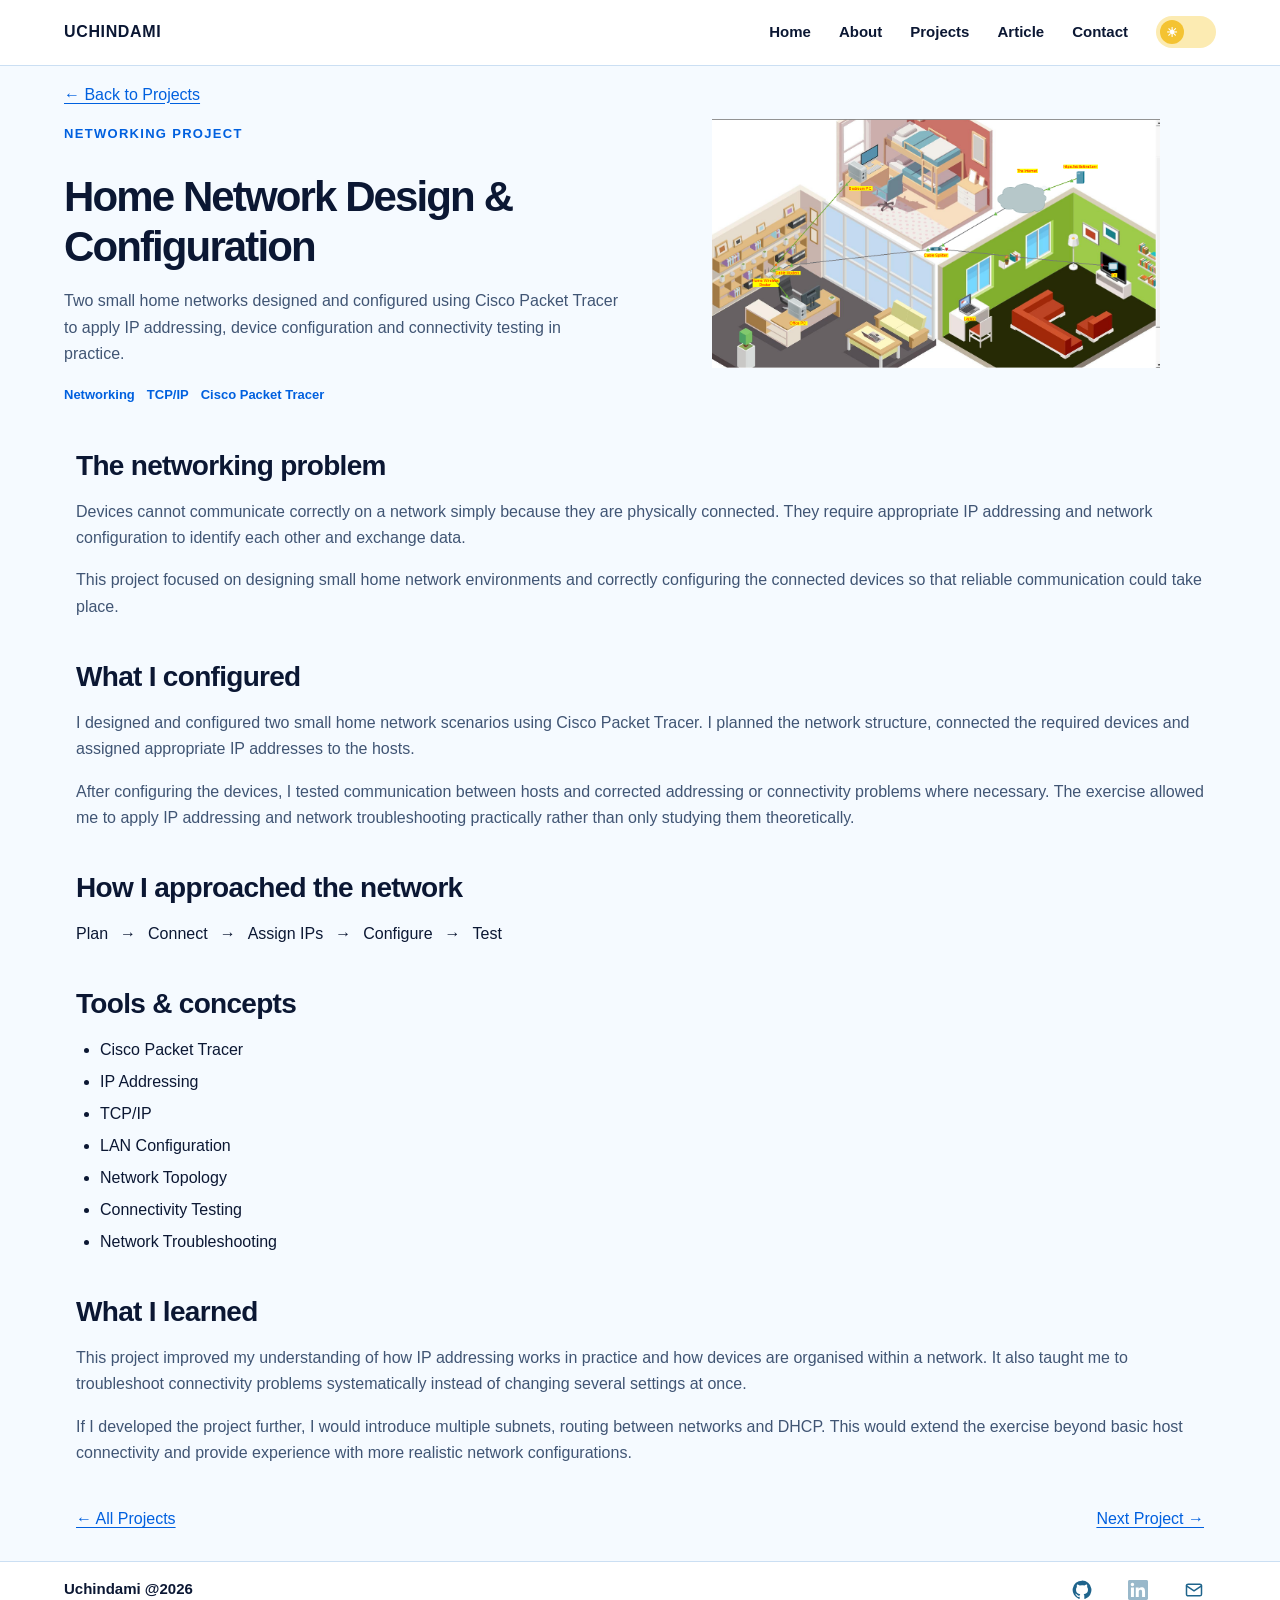
<file: networking.html>
<!DOCTYPE html>
<html lang="en">
<head>
  <meta charset="UTF-8">
  <meta name="viewport" content="width=device-width, initial-scale=1.0">

  <meta
    name="description"
    content="A home network design and configuration project completed using Cisco Packet Tracer."
  >

  <title>Network Design | Uchindami Mkandawire</title>

  <link rel="stylesheet" href="style.css">
  <script src="script.js" defer></script>
</head>

<body class="page-project page-networking">
  <a class="skip-link" href="#main-content">Skip to main content</a>

  <!-- Header -->
  <header class="site-header">
    <div class="container header-inner">

      <a
        class="site-logo"
        href="index.html"
        aria-label="Uchindami — Home"
      >
        UCHINDAMI
      </a>

      <button
        class="menu-toggle"
        type="button"
        aria-expanded="false"
        aria-controls="primary-navigation"
        hidden
      >
        Menu <span aria-hidden="true">☰</span>
      </button>

      <nav
        id="primary-navigation"
        class="site-nav"
        aria-label="Main navigation"
      >
        <ul class="nav-list">
          <li><a href="index.html">Home</a></li>
          <li><a href="about.html">About</a></li>
          <li><a href="projects.html" aria-current="location">Projects</a></li>
          <li><a href="article.html">Article</a></li>
          <li><a href="index.html#contact">Contact</a></li>
        </ul>
      </nav>

      <button
        class="theme-toggle"
        type="button"
        aria-label="Dark mode"
        aria-pressed="false"
        hidden
      >
        <span class="theme-toggle-thumb" aria-hidden="true">
          ☀
        </span>
      </button>

    </div>
  </header>


  <main id="main-content">

    <!-- Project Hero -->
    <section class="project-hero section">
      <div class="container project-hero-layout">

        <div class="project-hero-content">
          <a class="project-back-link" href="projects.html">
            ← Back to Projects
          </a>

          <p class="eyebrow">Networking Project</p>

          <h1>
            Home Network
            <span class="text-accent">Design & Configuration</span>
          </h1>

          <p class="project-intro">
            Two small home networks designed and configured using Cisco
            Packet Tracer to apply IP addressing, device configuration and
            connectivity testing in practice.
          </p>

          <div class="project-tags">
            <span>Networking</span>
            <span>TCP/IP</span>
            <span>Cisco Packet Tracer</span>
          </div>
        </div>

        <figure class="project-hero-visual">
          <img
            src="assets/images/cisco.webp"
            alt="Home network topology created in Cisco Packet Tracer"
            width="1224"
            height="682"
          >
        </figure>

      </div>
    </section>


    <!-- Project Details -->
    <div class="project-details section">
      <div class="container project-content">

        <!-- Problem -->
        <section class="project-section">
          <h2>The networking problem</h2>

          <p>
            Devices cannot communicate correctly on a network simply because
            they are physically connected. They require appropriate IP
            addressing and network configuration to identify each other and
            exchange data.
          </p>

          <p>
            This project focused on designing small home network environments
            and correctly configuring the connected devices so that reliable
            communication could take place.
          </p>
        </section>


        <!-- Contribution -->
        <section class="project-section">
          <h2>What I configured</h2>

          <p>
            I designed and configured two small home network scenarios using
            Cisco Packet Tracer. I planned the network structure, connected
            the required devices and assigned appropriate IP addresses to the
            hosts.
          </p>

          <p>
            After configuring the devices, I tested communication between
            hosts and corrected addressing or connectivity problems where
            necessary. The exercise allowed me to apply IP addressing and
            network troubleshooting practically rather than only studying
            them theoretically.
          </p>
        </section>


        <!-- Process -->
        <section class="project-section project-architecture">
          <h2>How I approached the network</h2>

          <div
            class="architecture-flow" role="img"
            aria-label="Plan network, connect devices, assign IP addresses, configure devices and test connectivity"
          >
            <span>Plan</span>
            <span class="flow-arrow" aria-hidden="true">→</span>
            <span>Connect</span>
            <span class="flow-arrow" aria-hidden="true">→</span>
            <span>Assign IPs</span>
            <span class="flow-arrow" aria-hidden="true">→</span>
            <span>Configure</span>
            <span class="flow-arrow" aria-hidden="true">→</span>
            <span>Test</span>
          </div>
        </section>


        <!-- Tools -->
        <section class="project-section">
          <h2>Tools & concepts</h2>

          <ul class="project-tool-list">
            <li>Cisco Packet Tracer</li>
            <li>IP Addressing</li>
            <li>TCP/IP</li>
            <li>LAN Configuration</li>
            <li>Network Topology</li>
            <li>Connectivity Testing</li>
            <li>Network Troubleshooting</li>
          </ul>
        </section>


        <!-- Reflection -->
        <section class="project-section project-reflection">
          <h2>What I learned</h2>

          <p>
            This project improved my understanding of how IP addressing works
            in practice and how devices are organised within a network. It
            also taught me to troubleshoot connectivity problems
            systematically instead of changing several settings at once.
          </p>

          <p>
            If I developed the project further, I would introduce multiple
            subnets, routing between networks and DHCP. This would extend the
            exercise beyond basic host connectivity and provide experience
            with more realistic network configurations.
          </p>
        </section>


        <!-- Navigation -->
        <div class="project-page-nav">
          <a href="projects.html">← All Projects</a>
          <a href="smart-house.html">Next Project →</a>
         
        </div>

      </div>
    </div>

  </main>


  <!-- Footer -->
  <footer class="site-footer">
    <div class="container footer-inner">

      <div class="footer-identity">
        <p class="footer-name">Uchindami @2026</p>
      </div>

      <nav
        class="social-links"
        aria-label="Footer social and contact links"
      >
        <a
          href="https://github.com/Jeshurun-coder"
          aria-label="GitHub profile"
        >
          <img
            src="assets/icons/github.svg"
            alt=""
            width="20"
            height="20"
          >
        </a>

        <span
          class="social-link-pending"
          role="img"
          aria-label="LinkedIn profile coming soon"
        >
          <img
            src="assets/icons/linkedin.svg"
            alt=""
            width="20"
            height="20"
          >
        </span>

        <a
          href="mailto:uchixy2005@gmail.com"
          aria-label="Email Uchindami"
        >
          <img
            src="assets/icons/email.svg"
            alt=""
            width="20"
            height="20"
          >
        </a>
      </nav>

    </div>
  </footer>

</body>
</html>
</file>
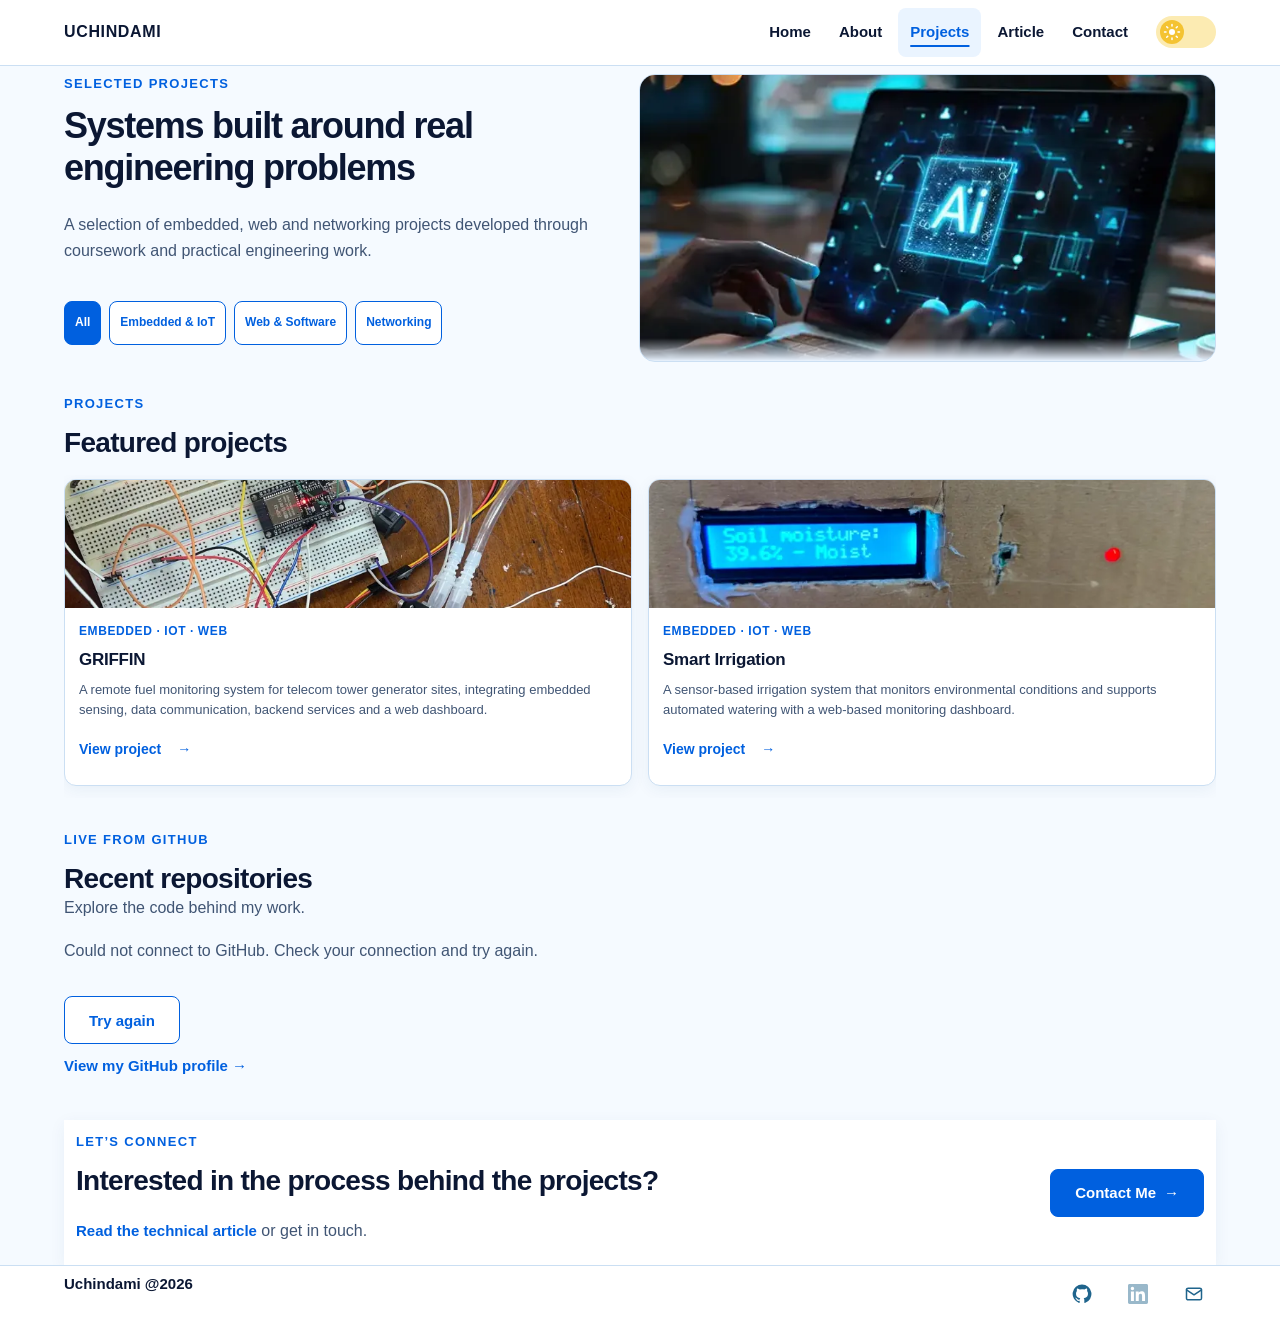
<file: projects.html>
<!DOCTYPE html>
<html lang="en">
<head>
  <meta charset="UTF-8">
  <meta name="viewport" content="width=device-width, initial-scale=1.0">

  <meta
    name="description"
    content="Explore Uchindami Mkandawire's engineering projects,
    covering embedded systems, web software and networking."
  >

  <title>Projects | Uchindami Mkandawire</title>

  <link rel="stylesheet" href="style.css">
  <script src="script.js" defer></script>
</head>

<body class="page-projects">
  <a class="skip-link" href="#main-content">Skip to main content</a>

  <!-- Shared site header -->
  <header class="site-header">
    <div class="container header-inner">
      <a class="site-logo" href="index.html" aria-label="Uchindami — Home">
        UCHINDAMI
      </a>

      <button
        class="menu-toggle"
        type="button"
        aria-expanded="false"
        aria-controls="primary-navigation"
        hidden
      >
        Menu <span aria-hidden="true">☰</span>
      </button>

      <nav id="primary-navigation" class="site-nav" aria-label="Main navigation">
        <ul class="nav-list">
          <li><a href="index.html">Home</a></li>
          <li><a href="about.html">About</a></li>
          <li><a href="projects.html" aria-current="page">Projects</a></li>
          <li><a href="article.html">Article</a></li>
          <li><a href="index.html#contact">Contact</a></li>
        </ul>
      </nav>

      <button
        class="theme-toggle"
        type="button"
        aria-label="Dark mode"
        aria-pressed="false"
        hidden
      >
        <span class="theme-toggle-thumb" aria-hidden="true">
          <svg
            class="theme-icon-sun"
            viewBox="0 0 24 24"
            fill="none"
          >
            <circle cx="12" cy="12" r="4" fill="currentColor" />
            <path
              d="M12 2v2m0 16v2M2 12h2m16 0h2
                 M4.93 4.93l1.42 1.42m11.3 11.3 1.42 1.42
                 M4.93 19.07l1.42-1.42m11.3-11.3 1.42-1.42"
              stroke="currentColor"
              stroke-width="2"
              stroke-linecap="round"
            />
          </svg>

          <svg
            class="theme-icon-moon"
            viewBox="0 0 24 24"
            fill="currentColor"
          >
            <path
              d="M20.9 13.2A9 9 0 0 1 10.8 3.1
                 9 9 0 1 0 20.9 13.2Z"
            />
          </svg>
        </span>
      </button>

    </div>
  </header>

  <main id="main-content">
    <!-- Projects introduction -->
    <section class="hero projects-hero section" aria-labelledby="projects-heading">
      <div class="container hero-layout">
        <div class="hero-content">
          <p class="eyebrow">Selected Projects</p>

          <h1 id="projects-heading">
            Systems built around real engineering problems
          </h1>

          <p class="hero-description">
            A selection of embedded, web and networking projects developed through coursework and practical engineering work.
          </p>

          <!-- JavaScript enables the category filters. -->
          <div
            class="project-filters"
            role="group"
            aria-label="Filter projects by category"
          >
            <button class="button button-primary filter-button is-active"
              type="button" data-filter="all" aria-pressed="true"
              aria-controls="project-list" disabled>All</button>

            <button class="button button-secondary filter-button"
              type="button" data-filter="embedded" aria-pressed="false"
              aria-controls="project-list" disabled>Embedded &amp; IoT</button>

            <button class="button button-secondary filter-button"
              type="button" data-filter="web" aria-pressed="false"
              aria-controls="project-list" disabled>Web &amp; Software</button>

            <button class="button button-secondary filter-button"
              type="button" data-filter="networking" aria-pressed="false"
              aria-controls="project-list" disabled>Networking</button>
          </div>
        </div>

        <div class="hero-visual projects-hero-visual">
          <img
            class="hero-image"
            src="assets/images/projects.webp"
            alt="Hands working on a laptop displaying an AI processor and connected circuits"
            width="682"
            height="461"
            fetchpriority="high"
          >
        </div>
      </div>
    </section>



    <!-- Featured projects -->
    <section
      class="featured-projects section"
      aria-labelledby="featured-heading"
    >
      <div class="container">
        <header class="section-heading">
          <p class="eyebrow">Projects</p>
          <h2 id="featured-heading">Featured projects</h2>
        </header>

        <!-- Filter results are announced to screen readers. -->
        <p
          id="project-filter-status"
          class="visually-hidden"
          role="status"
          aria-atomic="true"
        >
          Showing all 5 projects.
        </p>

        <div id="project-list" class="projects-grid" tabindex="0" role="region" aria-label="Featured projects, scroll horizontally to explore">
          <article id="griffin" class="project-card" data-category="embedded web" aria-labelledby="griffin-heading">
            <img class="project-image" src="assets/images/griffin-iws.webp"
              alt="GRIFFIN prototype with a microcontroller, flow sensor, pump and tubing"
              width="800" height="1067" loading="lazy">
            <div class="project-content">
              <p class="project-tags">Embedded · IoT · Web</p>
              <h3 id="griffin-heading">GRIFFIN</h3>
              <p>A remote fuel monitoring system for telecom tower generator sites, integrating embedded sensing, data communication, backend services and a web dashboard.</p>
              <a class="text-link" href="griffin.html">
                View project<span class="visually-hidden">: GRIFFIN</span>
                <span aria-hidden="true">&rarr;</span>
              </a>
            </div>
          </article>

          <article id="smart-irrigation" class="project-card" data-category="embedded web" aria-labelledby="smart-irrigation-heading">
            <img class="project-image" src="assets/images/irrigation.webp"
              alt="Smart irrigation prototype displaying a soil moisture reading"
              width="800" height="602" loading="lazy">
            <div class="project-content">
              <p class="project-tags">Embedded · IoT · Web</p>
              <h3 id="smart-irrigation-heading">Smart Irrigation</h3>
              <p>A sensor-based irrigation system that monitors environmental conditions and supports automated watering with a web-based monitoring dashboard.</p>
              <a class="text-link" href="smart-irrigation.html">
                View project<span class="visually-hidden">: Smart Irrigation</span>
                <span aria-hidden="true">&rarr;</span>
              </a>
            </div>
          </article>

          <article id="smart-house" class="project-card" data-category="embedded" aria-labelledby="smart-house-heading">
            <img class="project-image" src="assets/images/smart-house-y.webp"
              alt="Smart house prototype with a microcontroller, sensors and connected wiring"
              width="800" height="1067" loading="lazy">
            <div class="project-content">
              <p class="project-tags">Embedded · IoT</p>
              <h3 id="smart-house-heading">Smart House</h3>
              <p>A home automation project combining sensors, control logic and embedded hardware to monitor and control household functions.</p>
              <a class="text-link" href="smart-house.html">
                View project<span class="visually-hidden">: Smart House</span>
                <span aria-hidden="true">&rarr;</span>
              </a>
            </div>
          </article>

          <article id="networking" class="project-card" data-category="networking" aria-labelledby="networking-heading">
            <img class="project-image" src="assets/images/network.webp"
              alt="Network illustration with a laptop displaying a network topology"
              width="391" height="381" loading="lazy">
            <div class="project-content">
              <p class="project-tags">Networking</p>
              <h3 id="networking-heading">Home Network Design &amp; Configuration</h3>
              <p>Two small home networks designed and configured with appropriate IP addressing and device connectivity, followed by communication testing between hosts.</p>
              <a class="text-link" href="networking.html">
                View project<span class="visually-hidden">: Home Network Design &amp; Configuration</span>
                <span aria-hidden="true">&rarr;</span>
              </a>
            </div>
          </article>

          <article id="library-management" class="project-card" data-category="web" aria-labelledby="library-management-heading">
            <img class="project-image" src="assets/images/library.webp"
              alt="Library management system sequence diagram for login and book search"
              width="800" height="490" loading="lazy">
            <div class="project-content">
              <p class="project-tags">Software · Database</p>
              <h3 id="library-management-heading">Library Management System</h3>
              <p>A software-based library management system for organising and managing library records and common library operations.</p>
              <a class="text-link" href="library-management.html">
                View project<span class="visually-hidden">: Library Management System</span>
                <span aria-hidden="true">&rarr;</span>
              </a>
            </div>
          </article>
        </div>


        <p class="project-empty-state" hidden>
          No projects in this category yet. Select another category
          to explore more work.
        </p>
      </div>
    </section>



    <section class="section github-section" aria-labelledby="github-heading">
  <div class="container">
    <header class="section-heading">
      <p class="eyebrow">Live from GitHub</p>
      <h2 id="github-heading">Recent repositories</h2>
      <p>Explore the code behind my work.</p>
    </header>

    <p id="github-status" role="status" aria-atomic="true"></p>

    <div id="github-repos" class="github-grid"></div>

    <button
      id="github-retry"
      class="button button-secondary"
      type="button"
      hidden
    >
      Try again
    </button>

    <p>
      <a class="text-link" href="https://github.com/Jeshurun-coder">
        View my GitHub profile →
      </a>
    </p>

    <noscript>
      <p>Enable JavaScript to load repositories, or visit my GitHub profile.</p>
    </noscript>
  </div>
</section>

    <!-- Contact call to action -->
    <section class="contact-cta section" aria-labelledby="contact-heading">
      <div class="container">
        <div class="contact-panel">
          <div>
            <p class="eyebrow">Let’s Connect</p>

            <h2 id="contact-heading">
              Interested in the process behind the projects?
            </h2>

            <p>
              <a class="text-link" href="article.html">
                Read the technical article
              </a>
              or get in touch.
            </p>
          </div>

          <a class="button button-primary" href="index.html#contact">
            Contact Me <span aria-hidden="true">→</span>
          </a>
        </div>
      </div>
    </section>
  </main>

  <!-- Shared site footer -->
  <footer class="site-footer">
    <div class="container footer-inner">
      <div class="footer-identity">
        <p class="footer-name">Uchindami @2026</p>
      </div>

      <nav class="social-links" aria-label="Footer social and contact links">
            <a href="https://github.com/Jeshurun-coder" aria-label="GitHub profile">
              <img src="assets/icons/github.svg" alt="" width="20" height="20">
            </a>
            <span class="social-link-pending" role="img" aria-label="LinkedIn profile coming soon" title="LinkedIn profile coming soon">
              <img src="assets/icons/linkedin.svg" alt="" width="20" height="20">
            </span>
            <a href="mailto:uchixy2005@gmail.com" aria-label="Email Uchindami">
              <img src="assets/icons/email.svg" alt="" width="20" height="20">
            </a>
          </nav>
    </div>
  </footer>
</body>
</html>
</file>
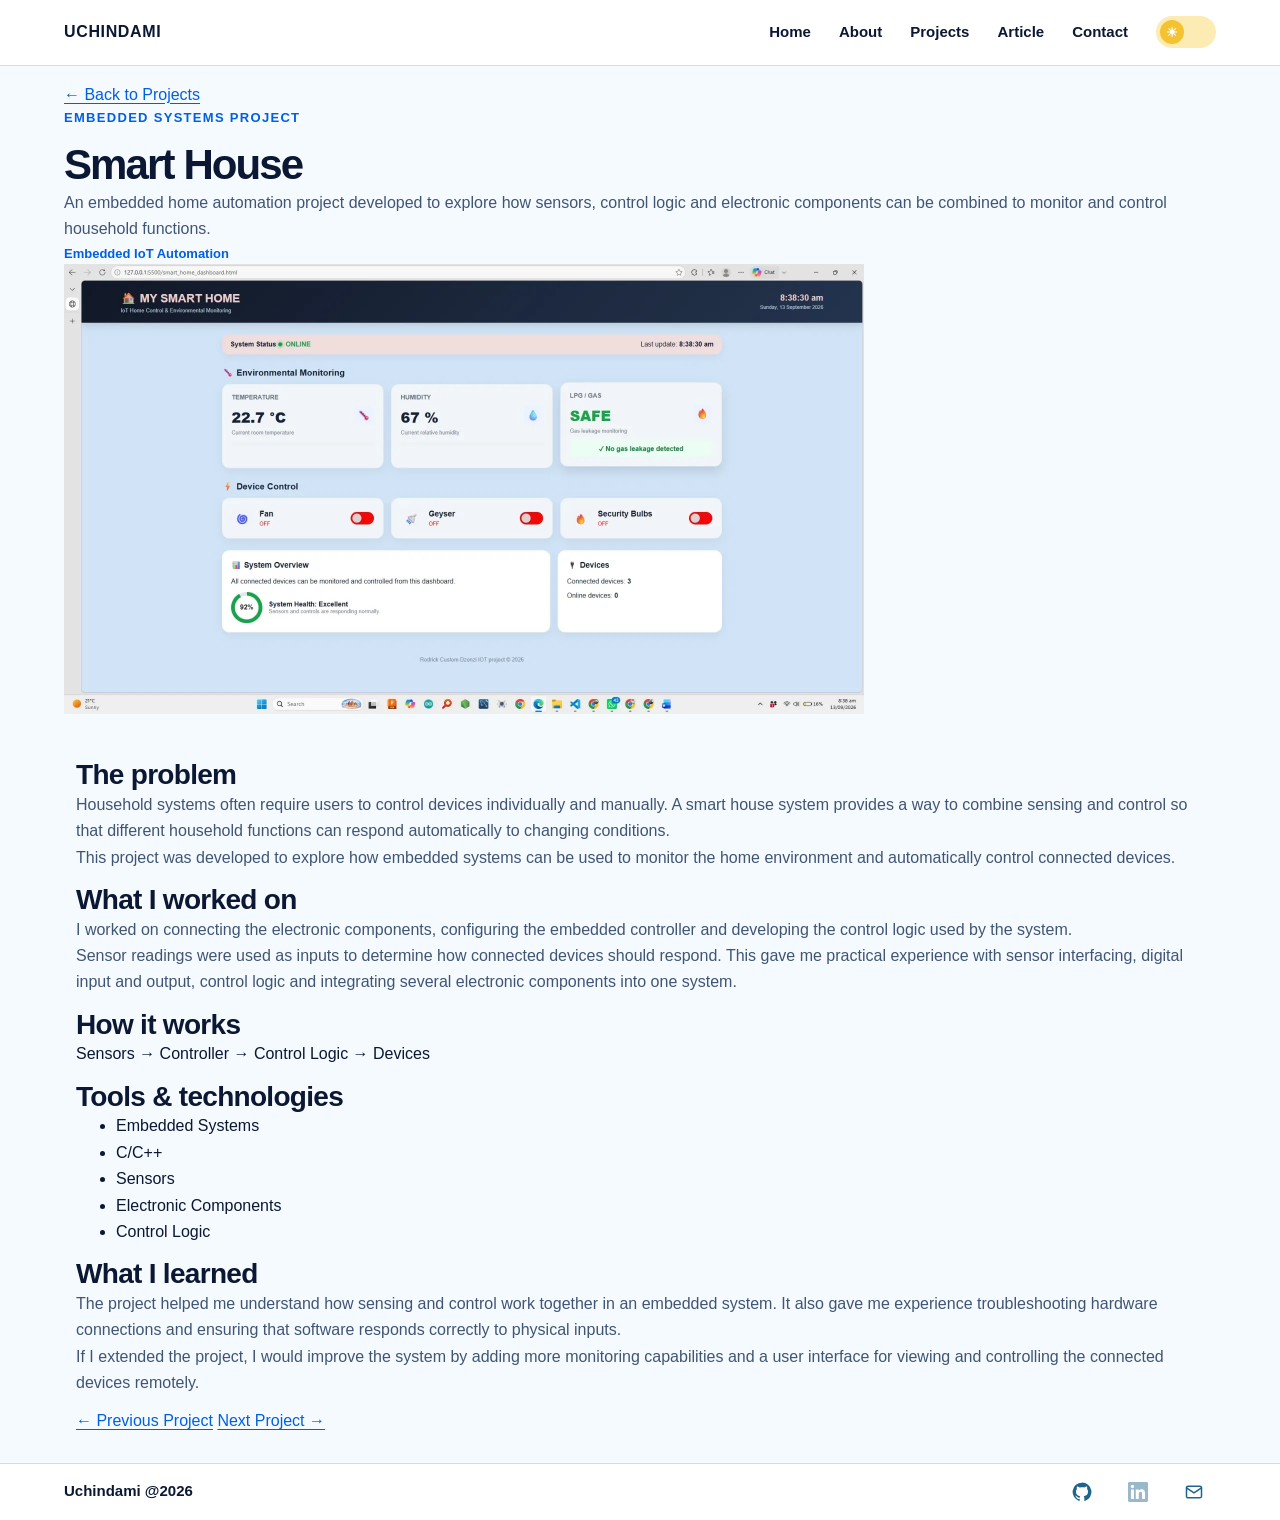
<file: smart-house.html>
<!DOCTYPE html>
<html lang="en">
<head>
  <meta charset="UTF-8">
  <meta name="viewport" content="width=device-width, initial-scale=1.0">

  <meta
    name="description"
    content="A smart house embedded systems project focused on monitoring and automated control."
  >

  <title>Smart House | Uchindami Mkandawire</title>

  <link rel="stylesheet" href="style.css">
  <script src="script.js" defer></script>
</head>

<body class="page-project">
  <a class="skip-link" href="#main-content">Skip to main content</a>

  <header class="site-header">
    <div class="container header-inner">

      <a class="site-logo" href="index.html" aria-label="Uchindami — Home">
        UCHINDAMI
      </a>

      <button
        class="menu-toggle"
        type="button"
        aria-expanded="false"
        aria-controls="primary-navigation"
        hidden
      >
        Menu <span aria-hidden="true">☰</span>
      </button>

      <nav
        id="primary-navigation"
        class="site-nav"
        aria-label="Main navigation"
      >
        <ul class="nav-list">
          <li><a href="index.html">Home</a></li>
          <li><a href="about.html">About</a></li>
          <li><a href="projects.html" aria-current="location">Projects</a></li>
          <li><a href="article.html">Article</a></li>
          <li><a href="index.html#contact">Contact</a></li>
        </ul>
      </nav>

      <button
        class="theme-toggle"
        type="button"
        aria-label="Dark mode"
        aria-pressed="false"
        hidden
      >
        <span class="theme-toggle-thumb" aria-hidden="true">☀</span>
      </button>

    </div>
  </header>


  <main id="main-content">

    <!-- Hero -->
    <section class="project-hero section">
      <div class="container project-hero-layout">

        <div class="project-hero-content">

          <a class="project-back-link" href="projects.html">
            ← Back to Projects
          </a>

          <p class="eyebrow">Embedded Systems Project</p>

          <h1>
            Smart
            <span class="text-accent">House</span>
          </h1>

          <p class="project-intro">
            An embedded home automation project developed to explore how
            sensors, control logic and electronic components can be combined
            to monitor and control household functions.
          </p>

          <div class="project-tags">
            <span>Embedded</span>
            <span>IoT</span>
            <span>Automation</span>
          </div>

        </div>

        <figure class="project-hero-visual">
          <img
            src="assets/images/smart-house.webp"
            alt="Smart house embedded systems project"
            width="800"
            height="520"
          >
        </figure>

      </div>
    </section>


    <!-- Details -->
    <div class="project-details section">
      <div class="container project-content">

        <!-- Problem -->
        <section class="project-section">
          <h2>The problem</h2>

          <p>
            Household systems often require users to control devices
            individually and manually. A smart house system provides a way
            to combine sensing and control so that different household
            functions can respond automatically to changing conditions.
          </p>

          <p>
            This project was developed to explore how embedded systems can be
            used to monitor the home environment and automatically control
            connected devices.
          </p>
        </section>


        <!-- Contribution -->
        <section class="project-section">
          <h2>What I worked on</h2>

          <p>
            I worked on connecting the electronic components, configuring the
            embedded controller and developing the control logic used by the
            system.
          </p>

          <p>
            Sensor readings were used as inputs to determine how connected
            devices should respond. This gave me practical experience with
            sensor interfacing, digital input and output, control logic and
            integrating several electronic components into one system.
          </p>
        </section>


        <!-- System flow -->
        <section class="project-section project-architecture">
          <h2>How it works</h2>

          <div class="architecture-flow" role="img" aria-label="Sensors to controller to control logic to devices">
            <span>Sensors</span>
            <span class="flow-arrow" aria-hidden="true">→</span>
            <span>Controller</span>
            <span class="flow-arrow" aria-hidden="true">→</span>
            <span>Control Logic</span>
            <span class="flow-arrow" aria-hidden="true">→</span>
            <span>Devices</span>
          </div>
        </section>


        <!-- Tools -->
        <section class="project-section">
          <h2>Tools & technologies</h2>

          <ul class="project-tool-list">
            <li>Embedded Systems</li>
            <li>C/C++</li>
            <li>Sensors</li>
            <li>Electronic Components</li>
            <li>Control Logic</li>
          </ul>
        </section>


        <!-- Reflection -->
        <section class="project-section project-reflection">
          <h2>What I learned</h2>

          <p>
            The project helped me understand how sensing and control work
            together in an embedded system. It also gave me experience
            troubleshooting hardware connections and ensuring that software
            responds correctly to physical inputs.
          </p>

          <p>
            If I extended the project, I would improve the system by adding
            more monitoring capabilities and a user interface for viewing and
            controlling the connected devices remotely.
          </p>
        </section>


        <div class="project-page-nav">
          <a href="networking.html">← Previous Project</a>
          <a href="smart-irrigation.html">Next Project →</a>
        </div>

      </div>
    </div>

  </main>


  <footer class="site-footer">
    <div class="container footer-inner">

      <div class="footer-identity">
        <p class="footer-name">Uchindami @2026</p>
      </div>

      <nav class="social-links" aria-label="Footer social and contact links">

        <a
          href="https://github.com/Jeshurun-coder"
          aria-label="GitHub profile"
        >
          <img src="assets/icons/github.svg" alt="" width="20" height="20">
        </a>

        <span
          class="social-link-pending"
          role="img"
          aria-label="LinkedIn profile coming soon"
        >
          <img src="assets/icons/linkedin.svg" alt="" width="20" height="20">
        </span>

        <a
          href="mailto:uchixy2005@gmail.com"
          aria-label="Email Uchindami"
        >
          <img src="assets/icons/email.svg" alt="" width="20" height="20">
        </a>

      </nav>

    </div>
  </footer>

</body>
</html>
</file>
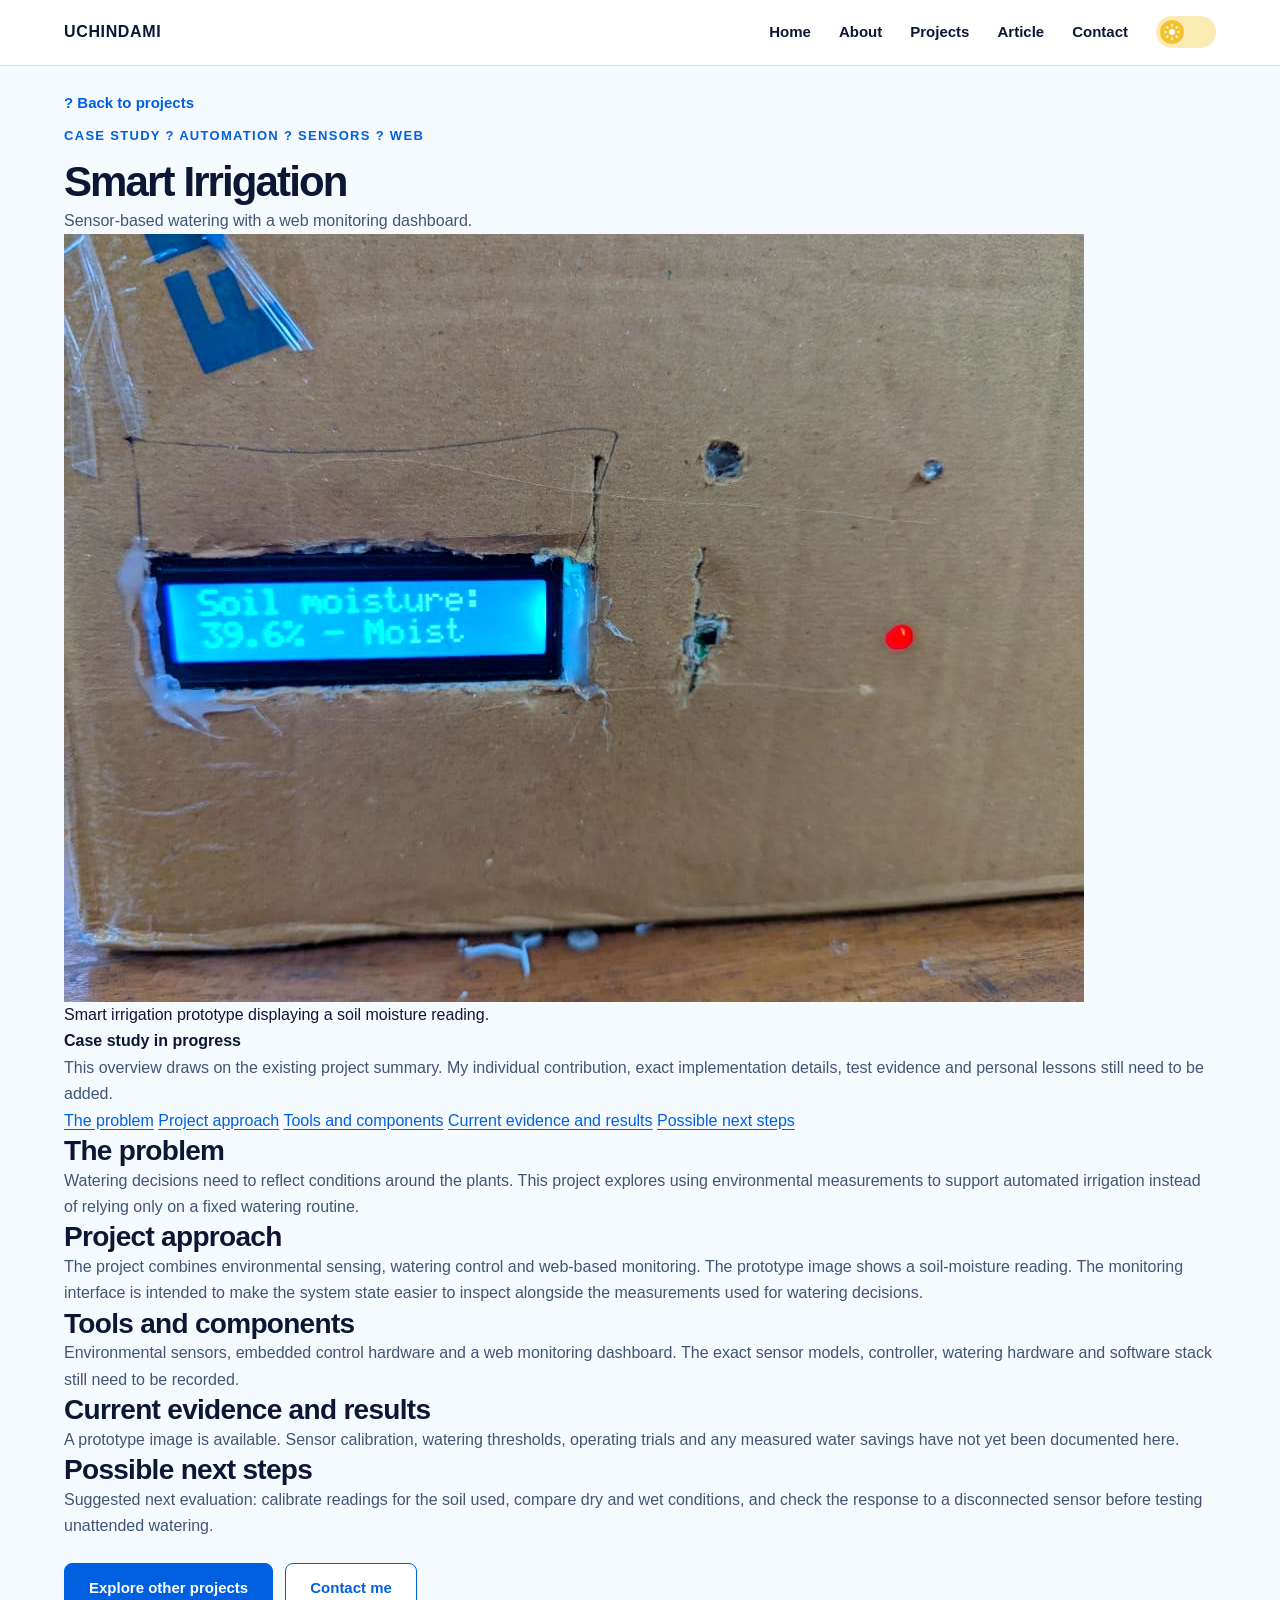
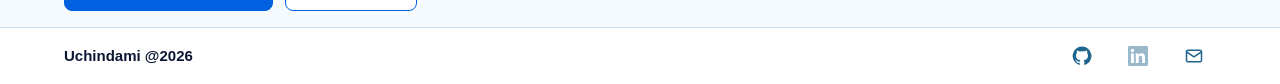
<file: smart-irrigation.html>
<!DOCTYPE html>
<html lang="en">
<head>
  <meta charset="UTF-8">
  <meta name="viewport" content="width=device-width, initial-scale=1.0">
  <meta name="description" content="Sensor-based watering with a web monitoring dashboard. Explore the project approach, tools and current evidence.">
  <title>Smart Irrigation | Uchindami Mkandawire</title>
  <link rel="stylesheet" href="style.css">
  <script src="script.js" defer></script>
</head>
<body class="page-case-study">
  <a class="skip-link" href="#main-content">Skip to main content</a>
  <header class="site-header">
    <div class="container header-inner">
      <a class="site-logo" href="index.html" aria-label="Uchindami — Home">
        UCHINDAMI
      </a>

      <button
        class="menu-toggle"
        type="button"
        aria-expanded="false"
        aria-controls="primary-navigation"
        hidden
      >
        Menu <span aria-hidden="true">☰</span>
      </button>

      <nav id="primary-navigation" class="site-nav" aria-label="Main navigation">
        <ul class="nav-list">
          <li><a href="index.html">Home</a></li>
          <li><a href="about.html">About</a></li>
          <li><a href="projects.html" aria-current="location">Projects</a></li>
          <li><a href="article.html">Article</a></li>
          <li><a href="index.html#contact">Contact</a></li>
        </ul>
      </nav>

      <button
        class="theme-toggle"
        type="button"
        aria-label="Dark mode"
        aria-pressed="false"
        hidden
      >
        <span class="theme-toggle-thumb" aria-hidden="true">
          <svg
            class="theme-icon-sun"
            viewBox="0 0 24 24"
            fill="none"
          >
            <circle cx="12" cy="12" r="4" fill="currentColor" />
            <path
              d="M12 2v2m0 16v2M2 12h2m16 0h2
                 M4.93 4.93l1.42 1.42m11.3 11.3 1.42 1.42
                 M4.93 19.07l1.42-1.42m11.3-11.3 1.42-1.42"
              stroke="currentColor"
              stroke-width="2"
              stroke-linecap="round"
            />
          </svg>

          <svg
            class="theme-icon-moon"
            viewBox="0 0 24 24"
            fill="currentColor"
          >
            <path
              d="M20.9 13.2A9 9 0 0 1 10.8 3.1
                 9 9 0 1 0 20.9 13.2Z"
            />
          </svg>
        </span>
      </button>

    </div>
  </header>
  <main id="main-content" class="section">
    <article class="container case-study" aria-labelledby="case-title">
      <a class="text-link" href="projects.html#smart-irrigation">? Back to projects</a>
      <header class="case-heading">
        <p class="eyebrow">Case study ? Automation ? Sensors ? Web</p>
        <h1 id="case-title">Smart Irrigation</h1>
        <p class="case-summary">Sensor-based watering with a web monitoring dashboard.</p>
      </header>
      <figure class="case-figure">
        <img src="assets/images/irrigation.jpg" alt="Smart irrigation prototype displaying a soil moisture reading">
        <figcaption>Smart irrigation prototype displaying a soil moisture reading.</figcaption>
      </figure>
      <aside class="case-note" aria-label="Documentation status">
        <strong>Case study in progress</strong>
        <p>This overview draws on the existing project summary. My individual contribution, exact implementation details, test evidence and personal lessons still need to be added.</p>
      </aside>
      <nav class="case-contents" aria-label="Case study contents">
        <a href="#problem">The problem</a>
        <a href="#approach">Project approach</a>
        <a href="#tools">Tools and components</a>
        <a href="#results">Current evidence and results</a>
        <a href="#next">Possible next steps</a>
      </nav>
      <section id="problem" class="case-section" aria-labelledby="problem-heading">
        <h2 id="problem-heading">The problem</h2>
        <p>Watering decisions need to reflect conditions around the plants. This project explores using environmental measurements to support automated irrigation instead of relying only on a fixed watering routine.</p>
      </section>
      <section id="approach" class="case-section" aria-labelledby="approach-heading">
        <h2 id="approach-heading">Project approach</h2>
        <p>The project combines environmental sensing, watering control and web-based monitoring. The prototype image shows a soil-moisture reading. The monitoring interface is intended to make the system state easier to inspect alongside the measurements used for watering decisions.</p>
      </section>
      <section id="tools" class="case-section" aria-labelledby="tools-heading">
        <h2 id="tools-heading">Tools and components</h2>
        <p>Environmental sensors, embedded control hardware and a web monitoring dashboard. The exact sensor models, controller, watering hardware and software stack still need to be recorded.</p>
      </section>
      <section id="results" class="case-section" aria-labelledby="results-heading">
        <h2 id="results-heading">Current evidence and results</h2>
        <p>A prototype image is available. Sensor calibration, watering thresholds, operating trials and any measured water savings have not yet been documented here.</p>
      </section>
      <section id="next" class="case-section" aria-labelledby="next-heading">
        <h2 id="next-heading">Possible next steps</h2>
        <p>Suggested next evaluation: calibrate readings for the soil used, compare dry and wet conditions, and check the response to a disconnected sensor before testing unattended watering.</p>
      </section>
      <div class="hero-actions">
        <a class="button button-primary" href="projects.html">Explore other projects</a>
        <a class="button button-secondary" href="index.html#contact">Contact me</a>
      </div>
    </article>
  </main>
  <footer class="site-footer">
    <div class="container footer-inner">
      <div class="footer-identity">
        <p class="footer-name">Uchindami @2026</p>
      </div>

      <nav class="social-links" aria-label="Footer social and contact links">
            <a href="https://github.com/Jeshurun-coder" aria-label="GitHub profile">
              <img src="assets/icons/github.svg" alt="" width="20" height="20">
            </a>
            <span class="social-link-pending" role="img" aria-label="LinkedIn profile coming soon" title="LinkedIn profile coming soon">
              <img src="assets/icons/linkedin.svg" alt="" width="20" height="20">
            </span>
            <a href="mailto:uchixy2005@gmail.com" aria-label="Email Uchindami">
              <img src="assets/icons/email.svg" alt="" width="20" height="20">
            </a>
          </nav>
    </div>
  </footer>
</body>
</html>
</file>
<file: style.css>
/* Portfolio styles. Only theme colours use variables. */
/* Mobile-first layout breakpoints: 550px, 768px, 1024px and 1200px. */

/* Theme colours */

:root {
  color-scheme: dark;

  --color-background: #031525;
  --color-surface: #081f34;
  --color-surface-muted: #0b2843;
  --color-text: #f0f6ff;
  --color-text-muted: #b2c9e0;
  --color-primary: #38b6ff;
  --color-primary-hover: #75ceff;
  --color-on-primary: #031525;
  --color-border: #173b58;
  --color-focus: #fbbf24;
}

/* Networking case study */
.page-networking .project-hero-layout {
  display: grid;
  grid-template-columns: repeat(auto-fit, minmax(min(100%, 20rem), 1fr));
  align-items: center;
  gap: 2rem;
}

.page-networking .project-hero-content,
.page-networking .project-section {
  display: grid;
  gap: 1rem;
  min-width: 0;
}

.page-networking .project-hero-visual img {
  width: 100%;
  max-width: 28rem;
  margin-inline: auto;
}

.page-networking .project-details .project-content {
  gap: 2.5rem;
  align-items: stretch;
}

.page-networking .project-tags,
.page-networking .architecture-flow,
.page-networking .project-page-nav {
  display: flex;
  flex-wrap: wrap;
  gap: 0.75rem;
}

.page-networking .project-page-nav {
  justify-content: space-between;
}

.page-networking .network-gallery img {
  width: 100%;
  height: auto;
  border: 1px solid var(--color-border);
  border-radius: 0.5rem;
}

.page-networking figcaption {
  margin-top: 0.5rem;
  color: var(--color-text-muted);
}

.page-networking .project-tool-list {
  padding-left: 1.5rem;
  list-style: disc;
}

.page-networking .project-tool-list li + li {
  margin-top: 0.35rem;
}

/* Reset and base styles */

*,
*::before,
*::after {
  box-sizing: border-box;
}

html {
  scroll-behavior: smooth;
  scroll-padding-top: 2rem;
}

body {
  margin: 0;
  background: var(--color-background);
  color: var(--color-text);
  font-family: "Segoe UI", Arial, sans-serif;
  font-size: 1rem;
  line-height: 1.65;
  overflow-wrap: break-word;
}

h1,
h2,
h3,
p,
ul,
figure {
  margin: 0;
}

h1,
h2,
h3 {
  line-height: 1.2;
  font-weight: 700;
}

h1 {
  font-size: 1.75rem;
  letter-spacing: -0.045em;
}

h2 {
  font-size: 1.375rem;
  letter-spacing: -0.025em;
}

h3 {
  font-size: 1.375rem;
  letter-spacing: -0.015em;
}

p {
  color: var(--color-text-muted);
}

a {
  color: var(--color-primary);
  text-underline-offset: 0.2em;
}

a:hover {
  color: var(--color-primary-hover);
}

img {
  display: block;
  max-width: 100%;
  height: auto;
}

button,
input,
textarea,
select {
  font: inherit;
}

button {
  cursor: pointer;
}

button,
a {
  -webkit-tap-highlight-color: transparent;
}

:focus-visible {
  outline: 3px solid var(--color-focus);
  outline-offset: 4px;
}

/* Preserve the HTML hidden attribute when using flex or grid. */
[hidden] {
  display: none !important;
}

::selection {
  background: var(--color-primary);
  color: var(--color-on-primary);
}

/* Shared layout and accessibility */

.container {
  width: calc(100% - 2rem);
  max-width: 72rem;
  margin-inline: auto;
}

.section {
  padding-block: 1rem;
}

.section-heading {
  margin-bottom: 1rem;
}

.section-heading h2 {
  max-width: 30ch;
}

.section-heading-row {
  display: flex;
  flex-direction: column;
  align-items: flex-start;
  gap: 1rem;
}

.eyebrow {
  margin-bottom: 0.75rem;
  color: var(--color-primary);
  font-size: 0.8125rem;
  font-weight: 700;
  line-height: 1.5;
  letter-spacing: 0.1em;
  text-transform: uppercase;
}

.visually-hidden {
  position: absolute;
  width: 1px;
  height: 1px;
  padding: 0;
  margin: -1px;
  overflow: hidden;
  clip-path: inset(50%);
  white-space: nowrap;
  border: 0;
}

.skip-link {
  position: fixed;
  top: 1rem;
  left: 1rem;
  z-index: 100;
  padding: 0.75rem 1rem;
  transform: translateY(-200%);
  border-radius: 0.5rem;
  background: var(--color-primary);
  color: var(--color-on-primary);
  font-weight: 700;
}

.skip-link:focus {
  transform: translateY(0);
  color: var(--color-on-primary);
}

/* Buttons and text links */

.button {
  display: inline-flex;
  align-items: center;
  justify-content: center;
  gap: 0.5rem;
  min-height: 3rem;
  padding: 0.75rem 1.5rem;
  border: 1px solid transparent;
  border-radius: 0.5rem;
  font-size: 0.9375rem;
  font-weight: 700;
  line-height: 1.4;
  text-align: center;
  text-decoration: none;
  transition:
    background-color 180ms ease,
    border-color 180ms ease,
    color 180ms ease;
}

.button-primary {
  background: var(--color-primary);
  color: var(--color-on-primary);
}

.button-primary:hover {
  background: var(--color-primary-hover);
  color: var(--color-on-primary);
}

.button-secondary {
  border-color: var(--color-border);
  background: var(--color-surface);
  color: var(--color-text);
}

.button-secondary:hover {
  border-color: var(--color-primary);
  background: var(--color-surface-muted);
  color: var(--color-primary);
}

.file-type {
  font-size: 0.8125rem;
  font-weight: 400;
}

.text-link {
  display: inline-flex;
  align-items: center;
  gap: 0.5rem;
  min-height: 2.75rem;
  font-size: 0.9375rem;
  font-weight: 700;
  text-decoration: none;
}

.text-link:hover {
  text-decoration: underline;
}

/* Header and navigation */

.site-header {
  padding-top: 0;
  border-bottom: 1px solid var(--color-border);
}

.header-inner {
  display: flex;
  flex-wrap: wrap;
  align-items: center;
  gap: 0.75rem;
  padding-block: 0.5rem;
  border: 0;
  border-radius: 0;
  background: transparent;
}

.site-logo {
  margin-right: auto;
  color: var(--color-text);
  font-size: 1.125rem;
  font-weight: 800;
  letter-spacing: 0.04em;
  text-decoration: none;
}

.site-logo:hover {
  color: var(--color-primary);
}

.menu-toggle,
.theme-toggle {
  display: inline-flex;
  align-items: center;
  justify-content: center;
  gap: 0.5rem;
  min-height: 2.75rem;
  padding: 0.5rem 0.75rem;
  border: 1px solid var(--color-border);
  border-radius: 0.5rem;
  background: var(--color-surface);
  color: var(--color-text);
  font-size: 0.8125rem;
  font-weight: 700;
}

.menu-toggle:hover,
.theme-toggle:hover {
  border-color: var(--color-primary);
  background: var(--color-surface-muted);
}

.site-nav {
  order: 3;
  width: 100%;
  min-width: 0;
  overflow-x: auto;
  padding: 0 0.5rem;
}

.nav-list {
  padding: 0;
  list-style: none;
  display: flex;
  flex-direction: row;
  flex-wrap: nowrap;
  align-items: center;
  gap: 0.25rem;
  padding-top: 0.75rem;
  border-top: 1px solid var(--color-border);
}

.nav-list li {
  flex-shrink: 0;
}

.nav-list a {
  display: block;
  padding: 0.75rem 0.5rem;
  border-radius: 0.5rem;
  color: var(--color-text-muted);
  font-size: 0.8125rem;
  white-space: nowrap;
  font-weight: 600;
  text-decoration: none;
}

.nav-list a:hover,
.nav-list a[aria-current="page"] {
  background: var(--color-surface-muted);
  color: var(--color-primary);
}

.nav-list a[aria-current="page"] {
  text-decoration: underline;
  text-decoration-thickness: 2px;
  text-underline-offset: 0.4em;
}

/*
  Navigation stays visible without JavaScript.
  Once JavaScript reveals the menu button, aria-expanded
  controls whether the mobile navigation is visible.
*/
.menu-toggle:not([hidden])[aria-expanded="false"]~.site-nav {
  display: none;
}

/* Hero */

.hero {
  padding-top: 0.5rem;
}

.hero-layout {
  display: grid;
  gap: 2rem;
}

.hero-content {
  align-self: start;
  min-width: 0;
}

.hero h1 {
  max-width: 19ch;
}

.hero h1 span {
  color: var(--color-primary);
}

.hero-description {
  max-width: 56ch;
  margin-top: 1rem;
  font-size: 1rem;
}

.hero-actions {
  display: flex;
  flex-wrap: wrap;
  gap: 0.75rem;
  margin-top: 1.5rem;
}

.hero-actions .button {
  flex: 1 1 8rem;
}

.hero-visual {
  overflow: hidden;
  border: 0;
  border-radius: 0;
  background: transparent;
}

.hero-image {
  width: 100%;
  height: 20rem;
  object-position: center 25%;
  object-fit: contain;
  mask-image: linear-gradient(to bottom, black 92%, transparent);
}

/* Skills */

.skills-grid {
  display: grid;
  gap: 1rem;
}

.skill-card {
  display: flex;
  align-items: flex-start;
  gap: 1rem;
  min-width: 0;
  padding: 0.75rem;
  border: 0;
  border-radius: 0.875rem;
  background: var(--color-surface-muted);
}

.skill-icon {
  display: grid;
  flex-shrink: 0;
  place-items: center;
  width: 3rem;
  height: 3rem;
  border: 1px solid var(--color-border);
  border-radius: 0.5rem;
  background: var(--color-surface);
  color: var(--color-primary);
  font-size: 1.375rem;
  font-weight: 700;
}

.skill-content {
  min-width: 0;
}

.skill-icon svg {
  display: block;
  width: 1.375rem;
  height: 1.375rem;
}

.skill-content h3 {
  margin-bottom: 0.375rem;
  font-size: 1.125rem;
}

.skill-content p {
  font-size: 0.9375rem;
  line-height: 1.45;
}

/* Project cards */

.projects-grid {
  display: grid;
  gap: 1.5rem;
}

.project-card {
  display: grid;
  grid-template-columns: minmax(0, 0.45fr) minmax(0, 1fr);
  min-width: 0;
  overflow: hidden;
  border: 0;
  border-radius: 0.875rem;
  background: var(--color-surface);
  box-shadow: none;
}

.project-image {
  width: 100%;
  height: 100%;
  min-height: 8rem;
  object-fit: cover;
  background: var(--color-surface-muted);
}

.project-content {
  display: flex;
  flex: 1;
  flex-direction: column;
  align-items: flex-start;
  gap: 0.75rem;
  min-width: 0;
  padding: 0.75rem;
}

.project-content h3 {
  font-size: 1.125rem;
}

.project-tags {
  color: var(--color-primary);
  font-size: 0.8125rem;
  font-weight: 600;
}

.project-content>p:not(.project-tags) {
  font-size: 0.9375rem;
}

.project-content .text-link {
  margin-top: auto;
}

/* Compact featured project cards. */
.page-home .featured-projects .project-card {
  display: flex;
  flex-direction: column;
  border: 1px solid var(--color-border);
  border-radius: 0.75rem;
  box-shadow: none;
}

.page-home .featured-projects .project-content {
  gap: 0.5rem;
  padding: 1rem;
}

.page-home .featured-projects .project-image {
  width: 100%;
  height: 6rem;
  min-height: 0;
  object-fit: cover;
  object-position: center;
}

.page-home .featured-projects .project-content>p {
  line-height: 1.45;
}

.page-home .featured-projects .text-link {
  padding-top: 0.25rem;
}

/* Technical article */

.article-preview {
  display: grid;
  grid-template-columns: minmax(0, 0.45fr) minmax(0, 1fr);
  align-items: start;
  gap: 0.75rem;
  padding: 0.75rem;
  border: 0;
  border-radius: 0;
  background: transparent;
}

.article-image {
  width: 100%;
  height: 100%;
  min-height: 8rem;
  object-fit: cover;
  border-radius: 0.5rem;
  background: var(--color-surface);
}

.article-content {
  display: flex;
  flex-direction: column;
  align-items: flex-start;
  gap: 1rem;
  min-width: 0;
}

.article-content h3 {
  max-width: 36ch;
  font-size: 1.125rem;
}

.article-content p {
  max-width: 55ch;
}

/* Contact call to action */

.contact-panel {
  display: flex;
  flex-direction: row;
  flex-wrap: wrap;
  align-items: center;
  justify-content: space-between;
  gap: 1.5rem;
  padding: 0.75rem;
  border: 0;
  border-radius: 0;
  background: transparent;
}

.contact-panel h2 {
  margin-bottom: 0.75rem;
}

.contact-panel .button {
  flex-shrink: 0;
}

/* Footer */

.site-footer {
  padding-block: 0.375rem;
  border-top: 1px solid var(--color-border);
}

.footer-inner {
  display: flex;
  flex-direction: row;
  flex-wrap: wrap;
  align-items: center;
  justify-content: space-between;
  gap: 0.75rem 1.5rem;
  padding-top: 0;
}

.footer-name {
  color: var(--color-text);
  font-size: 0.9375rem;
  font-weight: 700;
  white-space: nowrap;
}

.footer-identity>p+p {
  margin-top: 0.25rem;
  font-size: 0.9375rem;
}

/* Social icons shared by the introduction and footer. */
.social-links {
  display: flex;
  flex-wrap: wrap;
  align-items: center;
  gap: 0.75rem;
}

.hero-content .social-links {
  margin-top: 1rem;
}

.social-links a,
.social-link-pending {
  display: inline-flex;
  align-items: center;
  justify-content: center;
  width: 2.75rem;
  height: 2.75rem;
  border-radius: 0.5rem;
}

.social-links a:hover {
  background: var(--color-surface-muted);
}

.social-links img {
  width: 1.25rem;
  height: 1.25rem;
}

:root[data-theme="light"] .social-links img {
  filter: brightness(0.55);
}

.social-link-pending {
  opacity: 0.45;
}

/* HOME PAGE — cut-out portrait contained inside a blue frame */

.page-home .home-portrait-frame {
  width: min(100%, 24rem);
  aspect-ratio: 4 / 5;
  justify-self: center;
  overflow: hidden;
  background: #d3e8ff;
  clip-path: polygon(20% 0, 100% 0, 80% 100%, 0 93%);
}

.page-home .home-portrait-frame .hero-image {
  width: 100%;
  height: 100%;
  object-fit: cover;
  object-position: 58% 30%;
  mask-image: none;
}

/* ABOUT PAGE */

/* Introduction */

.about-hero {
  padding-block: 0.5rem 24px;
}

.about-hero-layout {
  display: grid;
  grid-template-columns:
    minmax(0, 1.4fr) minmax(0, 1.2fr) minmax(120px, 150px);
  align-items: center;
  gap: clamp(20px, 3vw, 40px);
}

.about-hero-content,
.about-hero-visual,
.about-stats {
  min-width: 0;
}

.about-hero-content {
  align-self: start;
}

.about-hero-content h1 {
  max-width: 26ch;
  margin: 0 0 16px;
  font-size: clamp(1.75rem, 2.5vw, 2.5rem);
  line-height: 1.15;
  letter-spacing: -0.035em;
  overflow-wrap: break-word;
}

.about-hero-content .hero-description {
  max-width: 56ch;
  font-size: 1rem;
  line-height: 1.6;
}

.about-hero-content .hero-actions {
  display: flex;
  flex-wrap: wrap;
  gap: 12px;
  margin-top: 12px;
}

.about-hero-content .hero-actions .button {
  min-height: 2.75rem;
  padding: 0.5rem 0.875rem;
  font-size: 0.875rem;
}

.about-hero-content .social-links {
  margin-top: 16px;
}

/* Portrait */

.about-hero-visual {
  align-self: center;
  width: min(100%, 400px);
  justify-self: center;
}

.about-portrait-frame {
  aspect-ratio: 1;
  border-radius: 50%;
  overflow: hidden;
  border: 3px solid var(--color-primary);
  background: #d3e8ff;
}

.about-portrait {
  display: block;
  width: 100%;
  height: 100%;
  object-fit: cover;
  object-position: 60% 25%;
}

/* Statistics */

.about-stats {
  display: grid;
  align-content: center;
  align-self: center;
  margin: 0;
  padding: 4px 12px;
  border: 1px solid rgba(127, 145, 170, 0.24);
  border-radius: 16px;
  background: rgba(127, 145, 170, 0.08);
}

.stat-item {
  display: flex;
  flex-direction: column;
  gap: 4px;
  padding: 12px 0;
}

.stat-item+.stat-item {
  border-top: 1px solid rgba(127, 145, 170, 0.24);
}

.stat-item dt {
  font-size: 0.8125rem;
  line-height: 1.5;
}

.stat-item dd {
  order: -1;
  margin: 0;
  font-size: 1.75rem;
  font-weight: 700;
  line-height: 1.1;
  letter-spacing: -0.03em;
}




/* Section headings */

.page-about .section-heading-row {
  display: flex;
  flex-wrap: wrap;
  align-items: flex-end;
  justify-content: space-between;
  gap: 16px 24px;
}

.page-about .section-note {
  max-width: 32ch;
  margin: 0;
  font-size: 0.875rem;
  line-height: 1.6;
}

/* Engineering approach */

.approach-grid {
  display: grid;
  grid-template-columns: repeat(3, minmax(0, 1fr));
  gap: 16px;
  width: 100%;
  margin: 0;
  padding: 0;
  list-style: none;
  counter-reset: approach;
}

.approach-card {
  position: relative;
  display: flex;
  flex-direction: column;
  min-width: 0;
  overflow: hidden;
  padding: 0;
  border: 1px solid rgba(127, 145, 170, 0.24);
  border-radius: 12px;
  background: var(--color-surface);
}

.approach-image {
  width: 100%;
  height: 6rem;
  object-fit: contain;
  background: #ffffff;
}

.approach-card:first-child .approach-image {
  background: #eedcc2;
}

.approach-card:last-child .approach-image {
  background: #c3e1fb;
}

.approach-content {
  padding: 0.625rem 0.75rem;
}

.approach-icon,
.page-about .technology-icon,
.page-about .about-technologies .skill-icon {
  display: inline-flex;
  align-items: center;
  justify-content: center;
  flex-shrink: 0;
  width: 48px;
  height: 48px;
  border-radius: 10px;
  background: rgba(127, 145, 170, 0.14);
  color: inherit;
  font-size: 1rem;
  font-weight: 700;
  line-height: 1;
}

.approach-number {
  position: absolute;
  top: 12px;
  right: 16px;
  padding: 0.375rem;
  border-radius: 0.375rem;
  background: var(--color-surface);
  color: var(--color-primary);
  font-size: 0.75rem;
  font-weight: 700;
  line-height: 1;
}

.approach-content h3 {
  margin: 0 0 4px;
  font-size: 1rem;
  line-height: 1.4;
}

.approach-content p {
  margin: 0;
  font-size: 0.875rem;
  line-height: 1.4;
}

/* Technologies
   Supports technology-card or shared skill-card markup. */

.technology-grid {
  display: grid;
  grid-template-columns: none;
  grid-auto-flow: column;
  grid-auto-columns: calc((100% - 32px) / 3);
  grid-auto-rows: 1fr;
  gap: 16px;
  overflow-x: auto;
  overscroll-behavior-x: contain;
  scroll-snap-type: x mandatory;
  padding-block: 6px 12px;
  scrollbar-width: thin;
  scrollbar-color: var(--color-primary) var(--color-surface-muted);
}

.technology-scroll-hint {
  margin-bottom: 0.5rem;
  font-size: 0.8125rem;
}

.about-technologies .technology-subtitle {
  margin-top: 0.5rem;
  font-size: 0.9375rem;
  line-height: 1.5;
}

.page-about .technology-grid>.technology-card,
.page-about .technology-grid>.skill-card {
  display: flex;
  scroll-snap-align: start;
  flex-direction: column;
  align-items: flex-start;
  justify-content: flex-start;
  gap: 0;
  min-width: 0;
  padding: 16px;
  border: 1px solid rgba(127, 145, 170, 0.24);
  border-radius: 12px;
  background: rgba(127, 145, 170, 0.08);
  transition: transform 240ms ease, border-color 240ms ease, box-shadow 240ms ease;
}

.page-about .technology-grid .technology-icon,
.technology-grid .skill-icon {
  width: 36px;
  height: 36px;
  margin-bottom: 8px;
  color: var(--color-text);
  background: rgba(127, 145, 170, 0.1);
  font-size: 1.25rem;
  transition: background-color 240ms ease;
}

.technology-grid .skill-content {
  min-width: 0;
}

.technology-grid h3 {
  margin: 0 0 2px;
  font-size: 1rem;
  line-height: 1.4;
  overflow-wrap: break-word;
}

.technology-grid p {
  margin: 0;
  font-size: 0.875rem;
  line-height: 1.5;
}

.technology-grid .technology-capability {
  margin-bottom: 8px;
  color: var(--color-text-muted);
  font-size: 0.75rem;
  font-weight: 600;
}

.page-about .technology-grid>.technology-card:hover {
  transform: translateY(-4px);
  border-color: rgba(127, 145, 170, 0.5);
  box-shadow: 0 6px 16px rgb(11 23 51 / 7%);
}

.technology-card:hover .technology-icon {
  background: rgba(127, 145, 170, 0.18);
}




/* Beyond tech */

.traits-grid {
  display: grid;
  grid-template-columns: repeat(3, minmax(0, 1fr));
  gap: 16px;
  width: 100%;
  margin: 0;
}

.trait-card {
  display: flex;
  flex-direction: column;
  min-width: 0;
  overflow: hidden;
  padding: 0;
  border: 1px solid rgba(127, 145, 170, 0.24);
  border-radius: 12px;
  background: var(--color-surface);
}

.trait-image {
  width: 100%;
  height: 6rem;
  object-fit: contain;
  background: #e4daff;
}

.trait-card:nth-child(2) .trait-image {
  background: #e6f8ff;
}

.trait-card:nth-child(3) .trait-image {
  background: #1960b8;
}

.trait-content {
  padding: 0.625rem 0.75rem;
}

.trait-card h3 {
  margin: 0 0 4px;
  font-size: 1rem;
  line-height: 1.4;
}

.trait-card p {
  margin: 0;
  font-size: 0.875rem;
  line-height: 1.4;
}

/* Footer additions */

.page-about .footer-inner {
  flex-wrap: wrap;
  gap: 24px;
}

.page-about .footer-name {
  color: inherit;
  text-decoration: none;
}

/* Tablet and smaller desktop */




/* Mobile */







/* PROJECTS PAGE */

.page-projects {
  --projects-surface: rgba(127, 145, 170, 0.08);
  --projects-border: rgba(127, 145, 170, 0.24);
  --projects-active: rgba(127, 145, 170, 0.2);

  display: flex;
  flex-direction: column;
  min-height: 100vh;
  min-height: 100svh;
}

.page-projects>main {
  display: flex;
  flex: 1;
  flex-direction: column;
}

/* Introduction */

.page-projects .hero-layout {
  display: grid;
  grid-template-columns: minmax(0, 1fr) minmax(0, 1.1fr);
  align-items: center;
  gap: clamp(24px, 4vw, 64px);
}

.page-projects .hero-content,
.page-projects .hero-visual {
  min-width: 0;
}

.projects-hero h1 {
  max-width: 22ch;
  margin: 0 0 24px;
  font-size: clamp(2rem, 3.5vw, 3.5rem);
  line-height: 1.15;
  letter-spacing: -0.035em;
  overflow-wrap: break-word;
}

.projects-hero .hero-description {
  max-width: 50ch;
}

.page-projects .projects-hero-visual {
  display: flex;
  order: -1;
  align-items: center;
  justify-content: center;
  width: 100%;
  overflow: hidden;
  aspect-ratio: 2 / 1;
  border: 1px solid var(--projects-border);
  border-radius: 16px;
  background: var(--projects-surface);
}

.page-projects .projects-hero-visual .hero-image {
  display: block;
  width: 100%;
  height: 100%;
  max-width: none;
  max-height: none;
  object-fit: cover;
}

/* Project filters */

.project-filters {
  display: flex;
  flex-wrap: wrap;
  gap: 12px;
  margin-top: 32px;
}

.page-projects .filter-button {
  display: inline-flex;
  align-items: center;
  justify-content: center;
  min-height: 44px;
  padding: 12px 20px;
  border: 1px solid var(--projects-border);
  border-radius: 8px;
  background: transparent;
  color: inherit;
  font: inherit;
  font-size: 0.875rem;
  font-weight: 600;
  line-height: 1.3;
  text-align: center;
  cursor: pointer;
  transition:
    background-color 160ms ease,
    border-color 160ms ease;
}

.page-projects .filter-button.is-active,
.page-projects .filter-button[aria-pressed="true"] {
  border-color: currentColor;
  background: var(--projects-active);
}

.page-projects .filter-button:disabled {
  opacity: 0.55;
  cursor: not-allowed;
}

.page-projects .filter-button:focus-visible {
  outline: 2px solid currentColor;
  outline-offset: 4px;
}

/* Project cards — reuse Home classes */

.page-projects .projects-grid {
  display: grid;
  grid-template-columns: none;
  grid-auto-flow: column;
  grid-auto-columns: calc((100% - 32px) / 3);
  align-items: stretch;
  gap: 16px;
  overflow-x: auto;
  overscroll-behavior-x: contain;
  scroll-snap-type: x mandatory;
  padding-block: 4px 12px;
  scrollbar-width: thin;
  scrollbar-color: var(--color-primary) var(--projects-surface);
}

.page-projects .project-card {
  display: flex;
  flex-direction: column;
  min-width: 0;
  overflow: hidden;
  border: 1px solid var(--projects-border);
  border-radius: 12px;
  scroll-margin-top: 100px;
  scroll-snap-align: start;
}

.page-projects .project-image {
  display: block;
  width: 100%;
  height: 6rem;
  min-height: 0;
  object-fit: cover;
  object-position: center;
  background: var(--projects-surface);
}

.page-projects .project-content {
  display: flex;
  flex: 1;
  flex-direction: column;
  align-items: flex-start;
  gap: 8px;
  min-width: 0;
  padding: 14px;
}

.page-projects .project-tags {
  margin: 0;
  font-size: 0.75rem;
  font-weight: 600;
  line-height: 1.6;
  letter-spacing: 0.05em;
  text-transform: uppercase;
}

.page-projects .project-content h3 {
  margin: 0;
  font-size: 1.0625rem;
  line-height: 1.35;
  overflow-wrap: break-word;
}

.page-projects .project-content>p:not(.project-tags) {
  margin: 0;
  font-size: 0.8125rem;
  line-height: 1.5;
}

.page-projects .project-content>.text-link {
  display: inline-flex;
  align-items: center;
  gap: 8px;
  min-height: 44px;
  margin-top: auto;
  padding-top: 0;
  font-size: 0.875rem;
}

/* Keep filtered cards hidden despite their display rules. */

.project-empty-state {
  margin: 24px 0 0;
  padding: 28px;
  border: 1px dashed var(--projects-border);
  border-radius: 12px;
  background: var(--projects-surface);
  text-align: center;
  line-height: 1.7;
}

/* Contact section — shared contact-panel styling */

.page-projects .contact-panel {
  display: flex;
  align-items: center;
  justify-content: space-between;
  gap: 24px;
}

.page-projects .contact-panel>div {
  min-width: 0;
}

.page-projects .contact-panel>.button {
  flex-shrink: 0;
}

.page-projects .contact-panel .eyebrow {
  margin-top: 0;
  margin-bottom: 12px;
}

.page-projects .contact-cta {
  margin-top: auto;
  padding-bottom: 0;
}

/* Footer additions */

.page-projects .footer-inner {
  display: flex;
  flex-wrap: wrap;
  align-items: center;
  justify-content: space-between;
  gap: 24px;
}

.page-projects .footer-copyright {
  flex-basis: 100%;
  margin: 0;
}

.page-projects .filter-button:not(:disabled):hover {
  border-color: currentColor;
  background: var(--projects-active);
}

/* GITHUB REPOSITORIES */

.github-grid {
  display: grid;
  grid-template-columns: minmax(0, 1fr);
  gap: 1.5rem;
}

.github-card {
  display: flex;
  flex-direction: column;
  gap: 1rem;
  min-width: 0;
  padding: 1.5rem;
  border: 1px solid var(--color-border);
  border-radius: 0.875rem;
  background: var(--color-surface);
  color: var(--color-text);
}

.github-card h3 {
  margin: 0;
  font-size: 1.125rem;
  overflow-wrap: anywhere;
}

.github-card p {
  margin: 0;
  color: var(--color-text-muted);
  line-height: 1.6;
  overflow-wrap: anywhere;
}

.github-card .github-meta {
  font-size: 0.9375rem;
}

.github-card .text-link {
  align-self: flex-start;
  margin-top: auto;
  padding-block: 0.5rem;
  color: var(--color-primary);
}

#github-status {
  margin-block: 1rem;
  color: var(--color-text-muted);
}

#github-retry {
  margin-top: 1rem;
}

#github-retry:disabled {
  cursor: wait;
  opacity: 0.65;
}







/* Compact category options in a single row. */
.page-projects .project-filters {
  flex-wrap: nowrap;
  gap: 8px;
  overflow-x: auto;
  padding: 4px;
  margin-inline: -4px;
}

.page-projects .project-filters .filter-button {
  flex: 0 0 auto;
  min-height: 44px;
  padding: 8px 10px;
  font-size: 0.75rem;
  white-space: nowrap;
}

/* Article page */

.page-article a:focus-visible,
.page-article button:focus-visible,
.page-article summary:focus-visible {
  outline: 3px solid var(--color-focus, #fbbf24);
  outline-offset: 5px;
}

.page-article .text-accent {
  color: var(--color-primary);
}

/* Hero */

.page-article .article-hero {
  padding-block: 0.5rem 12px;
  border-bottom: 1px solid var(--color-border);
}

.page-article .article-hero-layout {
  display: grid;
  grid-template-columns: minmax(0, 1.1fr) minmax(0, 1fr);
  align-items: center;
  gap: 40px;
}

.page-article .article-hero-content {
  align-self: start;
  min-width: 0;
}

.page-article .article-hero .eyebrow {
  margin: 0 0 12px;
  color: var(--color-primary);
  font-size: 0.8rem;
  font-weight: 600;
  letter-spacing: 0.24em;
  text-transform: uppercase;
}

.page-article #article-title {
  max-width: 700px;
  margin: 0;
  color: var(--color-text);
  font-size: clamp(2rem, 3.3vw, 3rem);
  font-weight: 750;
  line-height: 1.1;
  letter-spacing: -0.035em;
  text-wrap: balance;
}

.page-article #article-title .text-accent {
  display: block;
}

.page-article .article-summary {
  max-width: 590px;
  margin: 18px 0 0;
  color: var(--color-text-muted);
  font-size: 1.075rem;
  line-height: 1.6;
}

.page-article .article-meta {
  display: flex;
  flex-wrap: wrap;
  align-items: center;
  gap: 16px 26px;
  margin: 26px 0 0;
  padding: 0;
  list-style: none;
}

.page-article .article-meta li {
  display: inline-flex;
  align-items: center;
  gap: 10px;
  color: var(--color-text-muted);
  font-size: 0.85rem;
  line-height: 1.5;
}

.page-article .article-meta svg {
  flex-shrink: 0;
  color: var(--color-primary);
}

/* Hero image and caption */

.page-article .article-hero-visual {
  display: grid;
  grid-template-columns: minmax(0, 1fr) 100px;
  align-items: center;
  gap: 12px;
  min-width: 0;
  margin: 0;
}

.page-article .article-hero-image {
  display: block;
  width: 100%;
  height: 290px;
  object-fit: cover;
  border-radius: 16px;
  clip-path: polygon(24% 0, 100% 0, 76% 100%, 0 100%);
}




.page-article .article-visual-caption {
  color: var(--color-text);
  font-family: "Segoe Print", "Bradley Hand", cursive;
  font-size: 1.15rem;
  font-style: italic;
  line-height: 1.55;
  transform: rotate(-10deg);
}

.page-article .article-visual-caption::after {
  display: block;
  width: 76px;
  height: 2px;
  margin-top: 10px;
  background: var(--color-primary);
  content: "";
}

/* Reading layout */

.page-article .article-layout {
  display: grid;
  grid-template-columns: 230px minmax(0, 1fr);
  align-items: start;
  gap: 32px;
  padding-block: 16px 48px;
}

.page-article .article-sidebar {
  position: sticky;
  top: 96px;
  min-width: 0;
}

.page-article .article-toc {
  overflow: hidden;
  background: var(--color-surface);
  border: 1px solid var(--color-border);
  border-radius: 10px;
}

.page-article .article-toc summary {
  display: flex;
  align-items: center;
  justify-content: space-between;
  gap: 16px;
  padding: 18px;
  color: var(--color-text);
  font-size: 1rem;
  font-weight: 650;
  list-style: none;
  cursor: pointer;
}

.page-article .article-toc summary::-webkit-details-marker {
  display: none;
}

.page-article .article-toc summary::after {
  width: 8px;
  height: 8px;
  flex-shrink: 0;
  border-right: 2px solid var(--color-primary);
  border-bottom: 2px solid var(--color-primary);
  transform: rotate(45deg);
  content: "";
}

.page-article .article-toc[open] summary::after {
  transform: rotate(225deg);
}

.page-article .article-toc-list {
  margin: 0;
  padding: 4px 18px 20px;
  list-style: none;
}

.page-article .article-toc-list li {
  position: relative;
  margin: 0;
  padding: 0 0 18px 28px;
}

.page-article .article-toc-list li:last-child {
  padding-bottom: 0;
}

.page-article .article-toc-list li::before {
  position: absolute;
  top: 5px;
  left: 1px;
  width: 13px;
  height: 13px;
  background: var(--color-surface);
  border: 2px solid var(--color-text-muted);
  border-radius: 50%;
  content: "";
}

.page-article .article-toc-list li:not(:last-child)::after {
  position: absolute;
  top: 18px;
  bottom: -5px;
  left: 7px;
  width: 1px;
  background: var(--color-border);
  content: "";
}

.page-article .article-toc-list a {
  display: block;
  color: var(--color-text-muted);
  font-size: 0.875rem;
  line-height: 1.5;
  text-decoration: none;
}

.page-article .article-toc-list a:hover,
.page-article .article-toc-list a:focus-visible,
.page-article .article-toc-list a[aria-current="location"] {
  color: var(--color-primary);
}

.page-article .article-toc-list li:has(a:hover)::before,
.page-article .article-toc-list li:has(a:focus-visible)::before,
.page-article .article-toc-list li:has(a[aria-current="location"])::before {
  background: var(--color-primary);
  border-color: var(--color-primary);
}

/* Article content */

.page-article .article-body {
  min-width: 0;
  max-width: 860px;
}

.page-article .article-section {
  margin: 0 0 30px;
  padding: 0;
  scroll-margin-top: 100px;
}

.page-article .article-section h2 {
  display: flex;
  align-items: baseline;
  gap: 14px;
  margin: 0 0 12px;
  color: var(--color-primary);
  font-size: clamp(1.25rem, 2vw, 1.65rem);
  font-weight: 700;
  line-height: 1.3;
  letter-spacing: -0.02em;
}

.page-article .article-section-number {
  flex-shrink: 0;
  min-width: 1.2em;
  color: var(--color-text);
}

.page-article .article-section p {
  margin: 0 0 14px;
  color: var(--color-text-muted);
  font-size: 1rem;
  line-height: 1.7;
  overflow-wrap: break-word;
}

.page-article .article-section p:last-child {
  margin-bottom: 0;
}

.page-article .article-section:target h2 {
  text-decoration: underline;
  text-decoration-thickness: 1px;
  text-underline-offset: 6px;
}

.page-article .article-end {
  display: flex;
  justify-content: flex-end;
  padding-top: 20px;
  border-top: 1px solid var(--color-border);
}

.page-article .article-end .text-link {
  display: inline-flex;
  align-items: center;
  gap: 10px;
  color: var(--color-primary);
  font-size: 0.9rem;
  font-weight: 600;
  text-decoration: none;
}

.page-article .article-end .text-link:hover {
  text-decoration: underline;
  text-underline-offset: 4px;
}

/* Tablet */




/* Mobile */




/* Home contact section: mobile first. */
.home-contact {
  scroll-margin-top: 5rem;
}

/* Hide the removed social stack in older copies of the contact markup. */
.home-contact .contact-socials,
.home-contact .contact-social-link {
  display: none !important;
}

.home-contact-layout {
  display: grid;
  grid-template-areas: "overview" "form";
  gap: 1.5rem;
  align-items: start;
}

.contact-overview {
  grid-area: overview;
  min-width: 0;
  display: grid;
  gap: 1.25rem;
}

.contact-intro h2 {
  margin-bottom: 0.75rem;
}

.contact-intro>p:not(.eyebrow) {
  max-width: 65ch;
}

.contact-location strong {
  display: block;
  color: var(--color-text);
}

.contact-location {
  min-width: 0;
  width: 100%;
}

.contact-location>img {
  width: 100%;
  height: auto;
  aspect-ratio: 595 / 268;
  border-radius: 0.5rem;
}

.contact-location figcaption {
  margin-top: 0.625rem;
}

.contact-location figcaption span {
  display: block;
  color: var(--color-text-muted);
  font-size: 0.875rem;
}

.contact-form-panel {
  grid-area: form;
  min-width: 0;
  padding: 0.875rem;
  border: 1px solid var(--color-border);
  border-radius: 0.75rem;
  background: var(--color-surface);
}

.contact-form-fields {
  display: grid;
  gap: 0.75rem;
  min-width: 0;
  margin: 0;
  padding: 0;
  border: 0;
}

.form-group {
  display: grid;
  align-content: start;
  gap: 0.25rem;
  min-width: 0;
}

.form-group label {
  font-size: 0.875rem;
  font-weight: 600;
}

.form-group input,
.form-group textarea {
  width: 100%;
  min-width: 0;
  padding: 0.5rem 0.625rem;
  border: 1px solid var(--color-border);
  border-radius: 0.5rem;
  background: var(--color-background);
  color: var(--color-text);
  font: inherit;
  line-height: 1.5;
}

.form-group input {
  height: 44px;
}

.field-error {
  margin: 0;
  font-size: 0.875rem;
  line-height: 1.5;
}

.form-group textarea {
  min-height: 88px;
  resize: vertical;
}

.form-group input::placeholder,
.form-group textarea::placeholder {
  color: var(--color-text-muted);
}

.form-group [aria-invalid="true"] {
  border-color: #e05252;
}

.form-note,
.form-status {
  font-size: 0.875rem;
  line-height: 1.5;
}

.form-note {
  margin-bottom: 0.75rem;
}

.form-status {
  margin-top: 0.75rem;
}

.form-status:empty {
  margin: 0;
}

.contact-form .button {
  min-height: 44px;
  padding: 0.5rem 1rem;
}

.contact-form :disabled {
  cursor: not-allowed;
  opacity: 0.6;
}









/* 404 PAGE */

.page-404 {
  display: flex;
  flex-direction: column;
  min-height: 100vh;
  min-height: 100svh;
}

.page-404 main {
  display: flex;
  flex: 1;
  flex-direction: column;
}

.page-404 .error-section {
  display: flex;
  flex: 1;
  align-items: center;
  padding-block: clamp(48px, 8vw, 96px);
}

.page-404 .error-content {
  display: flex;
  flex-direction: column;
  align-items: center;
  text-align: center;
}

.page-404 .error-content .eyebrow {
  margin: 0 0 16px;
}

.page-404 .error-code {
  margin: 0;
  color: var(--color-primary);
  font-size: clamp(112px, 20vw, 240px);
  font-weight: 800;
  line-height: 1;
  letter-spacing: -0.06em;
}

.page-404 .error-content h1 {
  margin: 24px 0 16px;
  color: var(--color-text);
  font-size: clamp(1.875rem, 4vw, 2.75rem);
  line-height: 1.2;
  letter-spacing: -0.03em;
}

.page-404 .error-description {
  max-width: 42ch;
  margin: 0;
  color: var(--color-text-muted);
  font-size: clamp(1rem, 2vw, 1.125rem);
  line-height: 1.7;
}

.page-404 .error-actions {
  display: flex;
  flex-wrap: wrap;
  justify-content: center;
  gap: 16px;
  margin-top: 32px;
}

.page-404 .error-actions .button {
  display: inline-flex;
  align-items: center;
  justify-content: center;
  box-sizing: border-box;
  min-width: 184px;
  min-height: 52px;
  padding: 14px 24px;
  text-align: center;
}

.page-404 .error-note {
  margin: 32px 0 0;
  color: var(--color-text-muted);
  font-size: 0.875rem;
  line-height: 1.6;
}

/* Footer: identity, social links and copyright */

.page-404 .footer-inner {
  display: flex;
  flex-wrap: wrap;
  align-items: center;
  justify-content: space-between;
  gap: 24px;
}

.page-404 .footer-copyright {
  flex-basis: 100%;
  margin: 0;
}

/* Mobile */




/* SHARED THEME OVERRIDES — intentionally after page styles */

/* LIGHT THEME */

:root[data-theme="light"] {
  color-scheme: light;

  --color-background: #f5faff;
  --color-surface: #ffffff;
  --color-surface-muted: #eaf4ff;

  --color-text: #0b1733;
  --color-text-muted: #405574;

  --color-primary: #0060df;
  --color-primary-hover: #004bb5;
  --color-on-primary: #ffffff;

  --color-border: #cbdff3;
  --color-focus: #0055cc;
}

/* Page and shared surfaces */

:root[data-theme="light"] body {
  background-color: var(--color-background);
  color: var(--color-text);
}

:root[data-theme="light"] .site-header,
:root[data-theme="light"] .site-footer {
  background-color: var(--color-surface);
  color: var(--color-text);
}

:root[data-theme="light"] .site-header {
  border-bottom: 1px solid var(--color-border);
}

:root[data-theme="light"] .site-footer {
  border-top: 1px solid var(--color-border);
}

/* Identity and navigation */

:root[data-theme="light"] .site-logo,
:root[data-theme="light"] .nav-list a {
  color: var(--color-text);
}

:root[data-theme="light"] .nav-list a[aria-current="page"] {
  color: var(--color-primary);
  text-decoration: underline;
  text-decoration-thickness: 2px;
  text-underline-offset: 8px;
}

/* Blue heading accents and links */

:root[data-theme="light"] .eyebrow,
:root[data-theme="light"] .text-link,
:root[data-theme="light"] .hero h1 span,
:root[data-theme="light"] .section-heading h2 span {
  color: var(--color-primary);
}

/* Buttons */

:root[data-theme="light"] .button-primary {
  background: var(--color-primary);
  border-color: var(--color-primary);
  color: var(--color-on-primary);
}

:root[data-theme="light"] .button-secondary {
  background: var(--color-surface);
  border-color: var(--color-primary);
  color: var(--color-primary);
}

:root[data-theme="light"] .menu-toggle,
:root[data-theme="light"] .theme-toggle {
  background: var(--color-surface);
  border: 1px solid var(--color-border);
  color: var(--color-text);
}

/* Project cards and supporting panels */
:root[data-theme="light"] .project-card,
:root[data-theme="light"] .contact-panel {
  background: var(--color-surface);
  border-color: var(--color-border);
  box-shadow: 0 4px 16px rgb(25 70 120 / 6%);
}

/* Override the page-specific colour tokens */

:root[data-theme="light"] .page-projects {
  --projects-surface: var(--color-surface-muted);
  --projects-border: var(--color-border);
  --projects-active: #dcecff;
}

/* Form fields */

:root[data-theme="light"] .form-group input,
:root[data-theme="light"] .form-group textarea {
  background: var(--color-surface);
  border-color: var(--color-border);
  color: var(--color-text);
}

:root[data-theme="light"] .form-group input::placeholder,
:root[data-theme="light"] .form-group textarea::placeholder {
  color: var(--color-text-muted);
  opacity: 1;
}

/* Keyboard focus */

:root[data-theme="light"] :focus-visible {
  outline: 2px solid var(--color-focus);
  outline-offset: 4px;
}

:root[data-theme="light"] .nav-list a:hover,
:root[data-theme="light"] .text-link:hover {
  color: var(--color-primary-hover);
}

:root[data-theme="light"] .button-primary:hover {
  background: var(--color-primary-hover);
  border-color: var(--color-primary-hover);
}

:root[data-theme="light"] .button-secondary:hover,
:root[data-theme="light"] .menu-toggle:hover,
:root[data-theme="light"] .theme-toggle:hover {
  background: var(--color-surface-muted);
}

/* Sun / moon theme toggle */
:root {
  --toggle-track: #0b3040;
  --toggle-thumb: #24ade3;
  --toggle-icon: #ffffff;
}

:root[data-theme="light"] {
  --toggle-track: #fcebb2;
  --toggle-thumb: #f4c332;
}

.theme-toggle,
:root[data-theme="light"] .theme-toggle {
  position: relative;
  display: inline-block;
  flex: 0 0 auto;
  align-self: center;
  box-sizing: border-box;
  width: 60px;
  height: 32px;
  min-width: 60px;
  min-height: 32px;
  padding: 0;
  border: 0;
  border-radius: 999px;
  background: var(--toggle-track);
  box-shadow: none;
  cursor: pointer;
  appearance: none;
  transition: background-color 180ms ease;
}

.theme-toggle:hover,
:root[data-theme="light"] .theme-toggle:hover {
  background: var(--toggle-track);
}

.theme-toggle-thumb {
  position: absolute;
  top: 50%;
  left: 4px;
  margin-top: -12px;
  display: grid;
  place-items: center;
  width: 24px;
  height: 24px;
  border-radius: 50%;
  background: var(--toggle-thumb);
  color: var(--toggle-icon);
  transition: transform 180ms ease, background-color 180ms ease;
}

.theme-toggle[aria-pressed="true"] .theme-toggle-thumb {
  transform: translateX(28px);
}

.theme-toggle-thumb svg {
  grid-area: 1 / 1;
  width: 18px;
  height: 18px;
}

.theme-toggle .theme-icon-moon,
.theme-toggle[aria-pressed="true"] .theme-icon-sun {
  display: none;
}

.theme-toggle[aria-pressed="true"] .theme-icon-moon {
  display: block;
}

.theme-toggle:focus-visible {
  outline: 2px solid var(--color-focus);
  outline-offset: 4px;
}

/* ================================================================
   MOBILE-FIRST RESPONSIVE LAYOUT
   Base: below 550px
   Breakpoints: 550px, 768px, 1024px and 1200px
   ================================================================ */

/* Base layout: narrow phones */

.article-preview {
  grid-template-columns: minmax(0, 1fr);
}

.article-image {
  height: 10rem;
  min-height: 0;
}

.about-hero-layout {
  grid-template-columns: minmax(0, 1fr);
  gap: 16px;
}

.about-hero-content {
  grid-column: 1;
}

.about-hero-content h1 {
  max-width: 24ch;
  font-size: clamp(1.75rem, 8vw, 2rem);
}

.about-hero-content .hero-description {
  max-width: none;
}

.about-hero-content .hero-actions {
  display: grid;
  grid-template-columns: minmax(0, 1fr);
}

.about-hero-content .hero-actions .button {
  width: 100%;
  white-space: normal;
}



.about-stats {
  grid-template-columns: minmax(0, 1fr);
}

.stat-item+.stat-item,
.stat-item:nth-child(even),
.stat-item:nth-child(n + 3) {
  border-top: 1px solid rgba(127, 145, 170, 0.24);
  border-left: 0;
}

.page-about .section-heading-row,
.page-about .footer-inner {
  align-items: flex-start;
}

.approach-grid,
.traits-grid {
  grid-template-columns: minmax(0, 1fr);
  gap: 14px;
}

.technology-grid {
  grid-auto-columns: 100%;
}

.page-about .technology-grid>.technology-card,
.page-about .technology-grid>.skill-card {
  padding: 14px;
}

.page-projects .hero-layout {
  grid-template-columns: minmax(0, 1fr);
  gap: 24px;
}

.projects-hero h1 {
  max-width: 22ch;
  font-size: clamp(1.75rem, 8vw, 2.25rem);
}

.projects-hero .hero-description {
  max-width: none;
}

.page-projects .projects-grid {
  grid-auto-columns: 100%;
  gap: 16px;
}

.page-projects .project-card {
  display: flex;
  flex-direction: column;
  align-items: stretch;
  gap: 0;
  padding: 0;
}

.page-projects .project-image {
  width: 100%;
  height: 8rem;
  min-height: 0;
  aspect-ratio: auto;
  border-radius: 0;
  object-fit: cover;
}

.page-projects .contact-panel {
  flex-direction: column;
  align-items: stretch;
  gap: 20px;
}

.page-projects .contact-panel>.button {
  width: 100%;
}

.page-projects .footer-inner {
  align-items: flex-start;
}

.page-article .article-hero-layout {
  grid-template-columns: minmax(0, 1fr);
  gap: 24px;
}

.page-article .article-hero .eyebrow {
  margin-bottom: 10px;
  font-size: 0.75rem;
}

.page-article #article-title {
  font-size: clamp(1.65rem, 7vw, 2.25rem);
  line-height: 1.12;
}

.page-article .article-summary {
  margin-top: 16px;
  font-size: 0.95rem;
}

.page-article .article-meta {
  gap: 14px 24px;
  margin-top: 22px;
}

.page-article .article-meta li {
  gap: 8px;
  font-size: 0.8rem;
}

.page-article .article-meta li:nth-child(2) {
  order: 3;
  flex-basis: 100%;
}

.page-article .article-hero-visual {
  grid-template-columns: minmax(0, 1fr) 100px;
  gap: 10px;
  padding: 10px;
  background: var(--color-surface);
  border: 1px solid var(--color-border);
  border-radius: 10px;
}

.page-article .article-hero-image {
  height: clamp(150px, 43vw, 220px);
  border-radius: 8px;
  clip-path: polygon(20% 0, 100% 0, 80% 100%, 0 100%);
}

.page-article .article-visual-caption {
  justify-self: start;
  margin: 0;
  font-size: 1rem;
}

.page-article .article-layout {
  grid-template-columns: minmax(0, 1fr);
  gap: 26px;
  padding-block: 16px 36px;
}

.page-article .article-sidebar {
  position: static;
}

.page-article .article-toc {
  border-color: var(--color-primary);
  border-radius: 8px;
}

.page-article .article-section {
  margin-bottom: 28px;
  scroll-margin-top: 84px;
}

.page-article .article-section h2 {
  gap: 10px;
  font-size: 1.25rem;
}

.page-article .article-section p {
  font-size: 0.95rem;
  line-height: 1.75;
}

.page-404 .error-section {
  padding-block: 48px;
}

.page-404 .error-actions {
  flex-direction: column;
  width: 100%;
  max-width: 360px;
  gap: 12px;
}

.page-404 .error-actions .button {
  width: 100%;
  min-width: 0;
}

.page-404 .footer-inner {
  align-items: flex-start;
}

/* Large phones: horizontal media cards and two-card scrollers. */

@media (min-width: 550px) {
  h1 {
    font-size: 2rem;
  }

  .page-home .featured-projects .project-card {
    display: grid;
    grid-template-columns: minmax(10rem, 0.45fr) minmax(0, 1fr);
  }

  .page-home .featured-projects .project-image {
    height: 100%;
    min-height: 12rem;
  }

  .approach-card,
  .trait-card {
    display: grid;
    grid-template-columns: minmax(10rem, 0.45fr) minmax(0, 1fr);
    align-items: stretch;
  }

  .approach-image,
  .trait-image {
    height: 100%;
    min-height: 10rem;
  }

  .approach-content,
  .trait-content {
    display: flex;
    flex-direction: column;
    justify-content: center;
  }

  .approach-content {
    padding-right: 3.25rem;
  }

  .article-preview {
    grid-template-columns: minmax(10rem, 0.45fr) minmax(0, 1fr);
    align-items: stretch;
  }

  .article-image {
    height: 100%;
    min-height: 12rem;
  }

  .about-hero-content .hero-actions {
    grid-template-columns: repeat(2, minmax(0, 1fr));
  }

  .technology-grid {
    grid-auto-columns: calc((100% - 16px) / 2);
  }

  .page-projects .project-card {
    display: grid;
    grid-template-columns: minmax(11rem, 0.42fr) minmax(0, 1fr);
  }

  .page-projects .project-image {
    height: 100%;
    min-height: 13rem;
  }
}

/* Tablets and small laptops. */

@media (min-width: 768px) {
  h1 {
    font-size: 2.5rem;
  }

  h2 {
    font-size: 1.625rem;
  }

  .container {
    width: calc(100% - 4rem);
  }

  .header-inner {
    flex-wrap: nowrap;
    gap: 0.5rem;
    padding-inline: 0;
  }

  .site-logo {
    flex-shrink: 0;
    font-size: 1rem;
  }

  .menu-toggle {
    display: none;
  }

  .site-nav {
    order: initial;
    width: auto;
    margin-left: auto;
    overflow: visible;
    padding: 0;
  }

  .menu-toggle:not([hidden])[aria-expanded="false"]~.site-nav {
    display: block;
  }

  .nav-list {
    padding-top: 0;
    border-top: 0;
  }

  .hero-layout {
    grid-template-columns: minmax(0, 1.35fr) minmax(0, 1fr);
    align-items: center;
    gap: 1.5rem;
  }

  .hero-actions .button {
    flex: 0 1 auto;
  }

  .skills-grid,
  .page-home .projects-grid {
    grid-template-columns: repeat(3, minmax(0, 1fr));
    gap: 1rem;
  }

  .page-home .featured-projects .project-card {
    display: flex;
    flex-direction: column;
  }

  .page-home .featured-projects .project-image {
    height: auto;
    min-height: 0;
    aspect-ratio: 16 / 9;
  }

  .section-heading-row {
    flex-direction: row;
    align-items: flex-end;
    justify-content: space-between;
  }

  .article-preview {
    grid-template-columns: minmax(0, 1fr) minmax(0, 2fr);
    align-items: center;
  }

  .article-image {
    height: 10rem;
    min-height: 0;
  }

  .about-hero-layout {
    grid-template-columns: minmax(0, 1.3fr) minmax(0, 1.15fr) 120px;
    align-items: center;
  }

  .about-hero-content {
    grid-column: auto;
    align-self: stretch;
    display: flex;
    flex-direction: column;
  }

  .about-hero-content .hero-actions {
    display: flex;
    margin-top: auto;
    padding-top: 12px;
  }

  .about-hero-content .hero-actions .button {
    width: auto;
  }

.about-stats {
    align-self: stretch;
    align-content: space-between;
  }

  .approach-grid,
  .traits-grid {
    grid-template-columns: repeat(3, minmax(0, 1fr));
    gap: 16px;
  }

  .approach-card,
  .trait-card {
    display: flex;
    flex-direction: column;
  }

  .approach-image,
  .trait-image {
    height: 6rem;
    min-height: 0;
  }

  .approach-content {
    padding-right: 0.75rem;
  }

  .page-projects .hero-layout {
    grid-template-columns: minmax(0, 1fr) minmax(0, 1.1fr);
    align-items: center;
    gap: 28px;
  }

  .page-projects .projects-hero-visual {
    order: 0;
  }

  .page-projects .projects-grid {
    grid-auto-columns: calc((100% - 16px) / 2);
  }

  .page-projects .project-card {
    display: flex;
    flex-direction: column;
  }

  .page-projects .project-image {
    height: 8rem;
    min-height: 0;
  }

  .page-projects .contact-panel {
    flex-direction: row;
    align-items: center;
  }

  .page-projects .contact-panel>.button {
    width: auto;
  }

  .github-grid {
    grid-template-columns: repeat(2, minmax(0, 1fr));
  }

  .page-article .article-hero-layout {
    grid-template-columns: minmax(0, 1.1fr) minmax(0, 1fr);
    gap: 24px;
  }

  .page-article .article-hero-visual {
    grid-template-columns: minmax(0, 1fr);
    padding: 0;
    background: transparent;
    border: 0;
  }

  .page-article .article-hero-image {
    height: 240px;
    border-radius: 16px;
    clip-path: polygon(24% 0, 100% 0, 76% 100%, 0 100%);
  }

  .page-article .article-visual-caption {
    justify-self: end;
    margin-top: -18px;
  }

  .page-article .article-layout {
    grid-template-columns: 200px minmax(0, 1fr);
    gap: 24px;
    padding-block: 16px 48px;
  }

  .page-article .article-sidebar {
    position: sticky;
    top: 96px;
  }

  .page-article .article-toc {
    border-color: var(--color-border);
    border-radius: 10px;
  }

  .page-article .article-section p {
    font-size: 1rem;
    line-height: 1.7;
  }

  .home-contact-layout {
    grid-template-columns: minmax(0, 2fr) minmax(0, 3fr);
    grid-template-areas: "overview form";
    align-items: stretch;
  }

  .contact-overview {
    display: flex;
    flex-direction: column;
    justify-content: space-between;
  }

  .page-404 .error-actions {
    flex-direction: row;
    width: auto;
    max-width: none;
    gap: 16px;
  }

  .page-404 .error-actions .button {
    width: auto;
    min-width: 184px;
  }

  .page-404 .footer-inner {
    align-items: center;
  }
}

/* Standard desktop layouts. */

@media (min-width: 1024px) {
  .about-hero-layout {
    grid-template-columns:
      minmax(0, 1.4fr) minmax(0, 1.2fr) minmax(120px, 150px);
    gap: clamp(20px, 3vw, 40px);
  }

  .page-projects .hero-layout {
    gap: clamp(24px, 4vw, 64px);
  }

  .github-grid {
    grid-template-columns: repeat(3, minmax(0, 1fr));
  }

  .page-article .article-hero-layout {
    gap: 40px;
  }

  .page-article .article-hero-visual {
    grid-template-columns: minmax(0, 1fr) 100px;
    align-self: stretch;
  }

  .page-article .article-hero-image-frame {
    position: relative;
    align-self: stretch;
    min-width: 0;
  }

  .page-article .article-hero-image {
    position: absolute;
    inset: 0;
    height: 100%;
  }

  .page-article .article-visual-caption {
    justify-self: start;
    margin-top: 0;
  }

  .page-article .article-layout {
    grid-template-columns: 230px minmax(0, 1fr);
    gap: 32px;
  }

  .home-contact-layout {
    gap: 1.25rem;
  }

  .contact-form-fields {
    grid-template-columns: repeat(2, minmax(0, 1fr));
  }

  .contact-form-fields>.form-group {
    grid-column: 1 / -1;
  }

  .contact-form-fields>.form-group:nth-of-type(-n + 2) {
    grid-column: auto;
  }
}

/* Wide desktops. */

@media (min-width: 1200px) {
  h1 {
    font-size: 2.625rem;
  }

  h2 {
    font-size: 1.75rem;
  }

  .container {
    width: calc(100% - 6rem);
  }

  .header-inner {
    gap: 1rem;
  }

  .nav-list a {
    padding-inline: 0.75rem;
    font-size: 0.9375rem;
  }

  .hero-layout {
    gap: 2rem;
  }

  .hero-image {
    height: 25rem;
  }

  .skills-grid,
  .page-home .projects-grid {
    gap: 1.5rem;
  }

  .article-content h3 {
    font-size: 1.375rem;
  }

  .home-contact-layout {
    gap: 1.5rem;
  }
}
</file>
